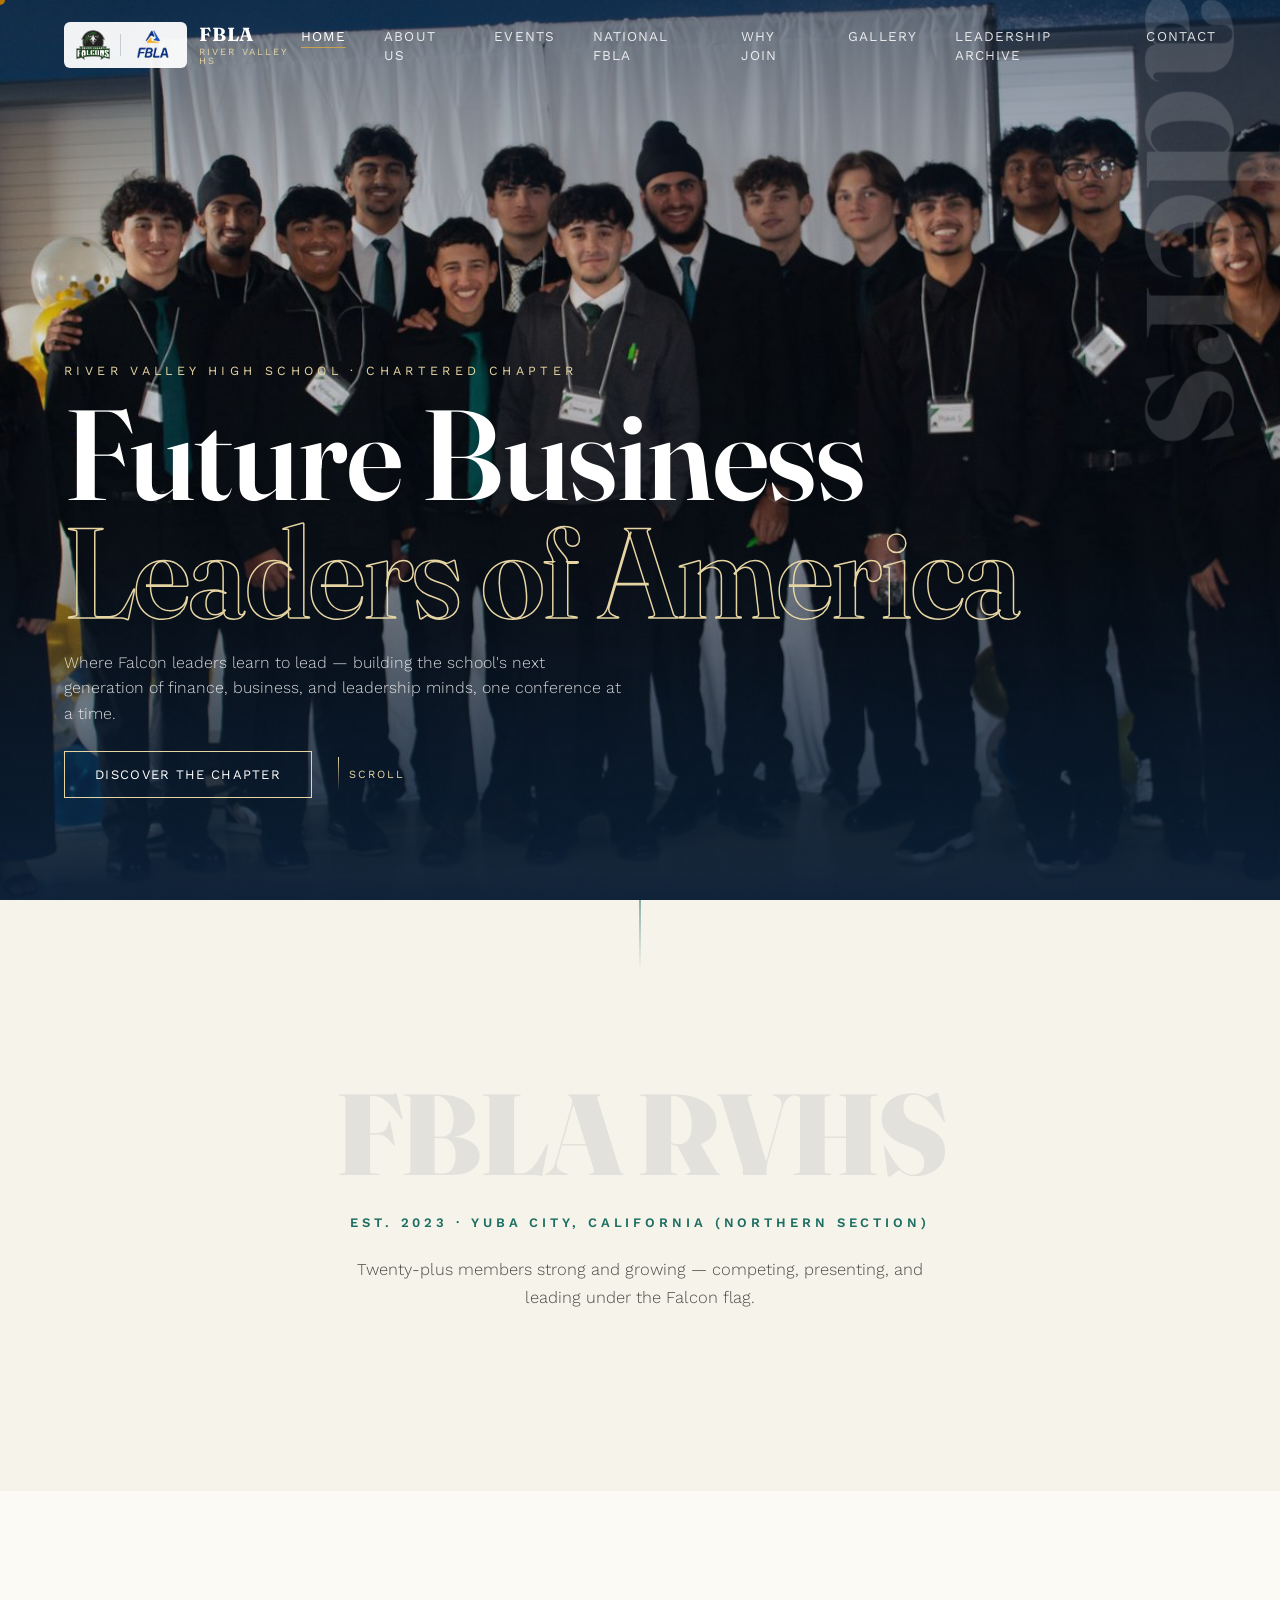
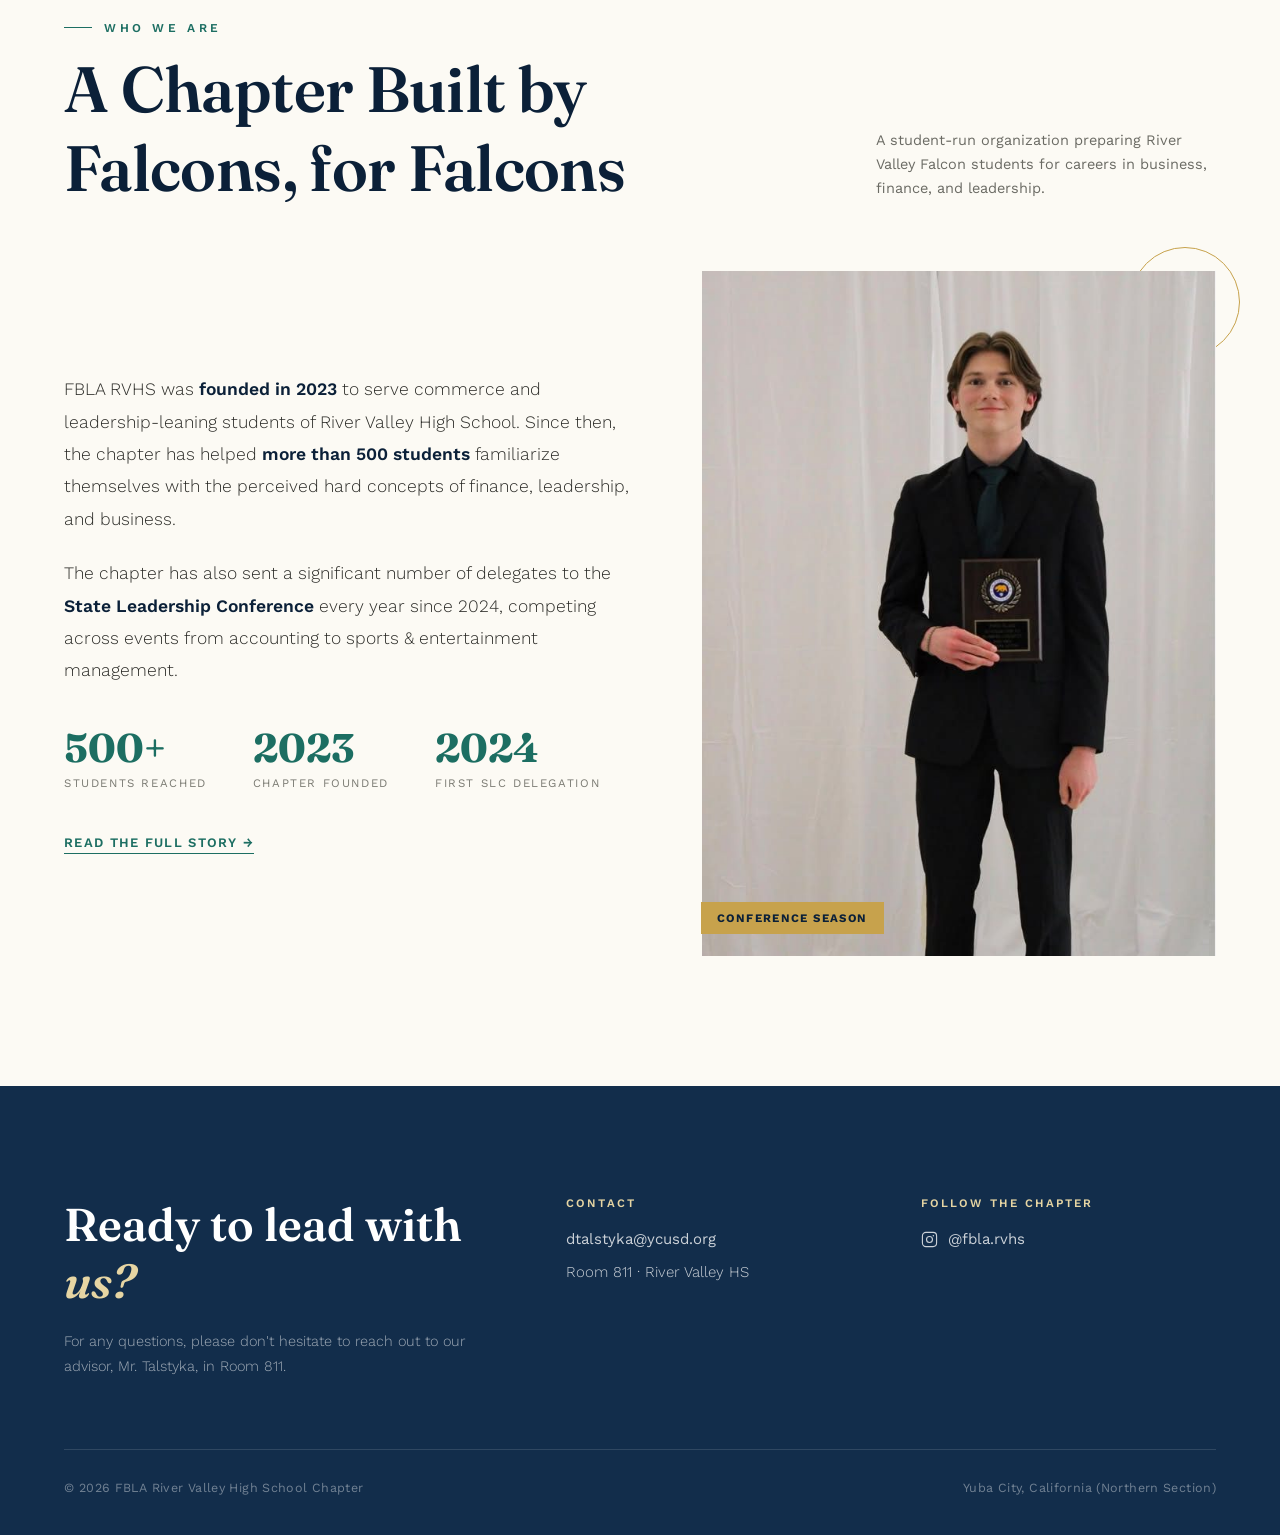
<file: index.html>
<!DOCTYPE html>
<html lang="en">
<head>
<meta charset="UTF-8">
<meta name="viewport" content="width=device-width, initial-scale=1.0">
<title>FBLA — River Valley High School</title>
<link rel="preconnect" href="https://fonts.googleapis.com">
<link rel="preconnect" href="https://fonts.gstatic.com" crossorigin>
<link href="https://fonts.googleapis.com/css2?family=Fraunces:opsz,wght@9..144,300;9..144,500;9..144,600;9..144,700;9..144,900&family=Work+Sans:wght@300;400;500;600;700&display=swap" rel="stylesheet">
<link rel="icon" type="image/x-icon" href="images/favicon.ico">
<link rel="icon" type="image/png" sizes="32x32" href="images/favicon-32.png">
<link rel="apple-touch-icon" href="images/apple-touch-icon.png">
<link rel="stylesheet" href="styles.css">
</head>
<body>

<div class="cursor-dot" id="cursorDot"></div>
<div class="progress" id="progressBar"></div>

<!-- NAV -->
<nav class="site-nav" id="siteNav">
  <a href="index.html" class="brand">
    <div class="brand-logos">
      <img src="images/logo_rvhs.png" alt="River Valley Falcons logo">
      <div class="div-dot"></div>
      <img src="images/logo_fbla.png" alt="FBLA official logo">
    </div>
    <div class="brand-text">
      <span class="b1">FBLA</span>
      <span class="b2">River Valley HS</span>
    </div>
  </a>
  <div class="nav-toggle" id="navToggle"><span></span><span></span><span></span></div>
  <ul class="nav-links" id="navLinks">
    <li><a href="index.html" class="nav-link">Home</a></li>
    <li><a href="about.html" class="nav-link">About Us</a></li>
    <li><a href="events.html" class="nav-link">Events</a></li>
    <li><a href="national.html" class="nav-link">National FBLA</a></li>
    <li><a href="why-join.html" class="nav-link">Why Join</a></li>
    <li><a href="gallery.html" class="nav-link">Gallery</a></li>
    <li><a href="leadership.html" class="nav-link">Leadership Archive</a></li>
    <li><a href="index.html#contact" class="nav-link">Contact</a></li>
  </ul>
</nav>

<!-- HERO -->
<header class="hero" id="home">
  <div class="hero-media" id="heroMedia">
    <img src="images/hero.jpg" alt="FBLA RVHS chapter members at a leadership conference">
  </div>
  <div class="hero-scrim"></div>
  <div class="hero-watermark">Future Business Leaders</div>
  <div class="hero-inner">
    <span class="hero-eyebrow">River Valley High School · Chartered Chapter</span>
    <h1 class="hero-title">
      <span class="line"><span>Future Business</span></span>
      <span class="line"><span>Leaders of America</span></span>
    </h1>
    <p class="hero-sub">Where Falcon leaders learn to lead — building the school's next generation of finance, business, and leadership minds, one conference at a time.</p>
    <div class="hero-meta">
      <a href="about.html" class="mbtn"><span>Discover the Chapter</span></a>
      <div class="scroll-cue"><div class="line-anim"></div>Scroll</div>
    </div>
  </div>
</header>

<!-- REVEAL BAND -->
<section class="reveal-band" id="revealBand">
  <h2 class="reveal-word" id="revealWord">FBLA&nbsp;RVHS</h2>
  <p class="reveal-tag">Est. 2023 · Yuba City, California (Northern Section)</p>
  <p class="reveal-desc">Twenty-plus members strong and growing — competing, presenting, and leading under the Falcon flag.</p>
</section>

<!-- SHORT INTRO + BRIEF HISTORY -->
<section class="about section-pad" id="intro">
  <div class="section-head fx">
    <div>
      <div class="eyebrow">Who We Are</div>
      <h2 class="section-title">A Chapter Built by Falcons, for Falcons</h2>
    </div>
    <p class="section-note">A student-run organization preparing River Valley Falcon students for careers in business, finance, and leadership.</p>
  </div>

  <div class="about-grid">
    <div class="about-copy fx">
      <p>FBLA RVHS was <strong>founded in 2023</strong> to serve commerce and leadership&#8209;leaning students of River Valley High School. Since then, the chapter has helped <strong>more than 500 students</strong> familiarize themselves with the perceived hard concepts of finance, leadership, and business.</p>
      <p>The chapter has also sent a significant number of delegates to the <strong>State Leadership Conference</strong> every year since 2024, competing across events from accounting to sports &amp; entertainment management.</p>

      <div class="stat-row">
        <div class="stat"><b>500+</b><span>Students Reached</span></div>
        <div class="stat"><b>2023</b><span>Chapter Founded</span></div>
        <div class="stat"><b>2024</b><span>First SLC Delegation</span></div>
      </div>

      <div class="preview-row">
        <a href="about.html" class="preview-link">Read the Full Story →</a>
      </div>
    </div>

    <div class="about-photo fx">
      <div class="ring"></div>
      <div class="frame">
        <img src="images/FBLA2.jpg" alt="FBLA RVHS member holding a competitive event award">
      </div>
      <div class="tag">Conference Season</div>
    </div>
  </div>
</section>

<!-- FOOTER / CONTACT -->
<footer class="footer" id="contact">
  <div class="footer-top">
    <div>
      <h3 class="footer-title">Ready to lead with <span class="accent">us?</span></h3>
      <p>For any questions, please don't hesitate to reach out to our advisor, Mr. Talstyka, in Room 811.</p>
    </div>
    <div class="footer-col">
      <h4>Contact</h4>
      <a href="mailto:dtalstyka@ycusd.org">dtalstyka@ycusd.org</a>
      <p>Room 811 · River Valley HS</p>
    </div>
    <div class="footer-col">
      <h4>Follow the Chapter</h4>
      <a class="ig" href="https://www.instagram.com/fbla.rvhs/" target="_blank" rel="noopener">
        <svg width="17" height="17" viewBox="0 0 24 24" fill="none" xmlns="http://www.w3.org/2000/svg"><rect x="2" y="2" width="20" height="20" rx="5" stroke="currentColor" stroke-width="1.6"/><circle cx="12" cy="12" r="4.2" stroke="currentColor" stroke-width="1.6"/><circle cx="17.4" cy="6.6" r="1.1" fill="currentColor"/></svg>
        @fbla.rvhs
      </a>
    </div>
  </div>
  <div class="footer-bottom">
    <span>© <span id="year"></span> FBLA River Valley High School Chapter</span>
    <span>Yuba City, California (Northern Section)</span>
  </div>
</footer>

<script src="script.js"></script>
</body>
</html>
</file>
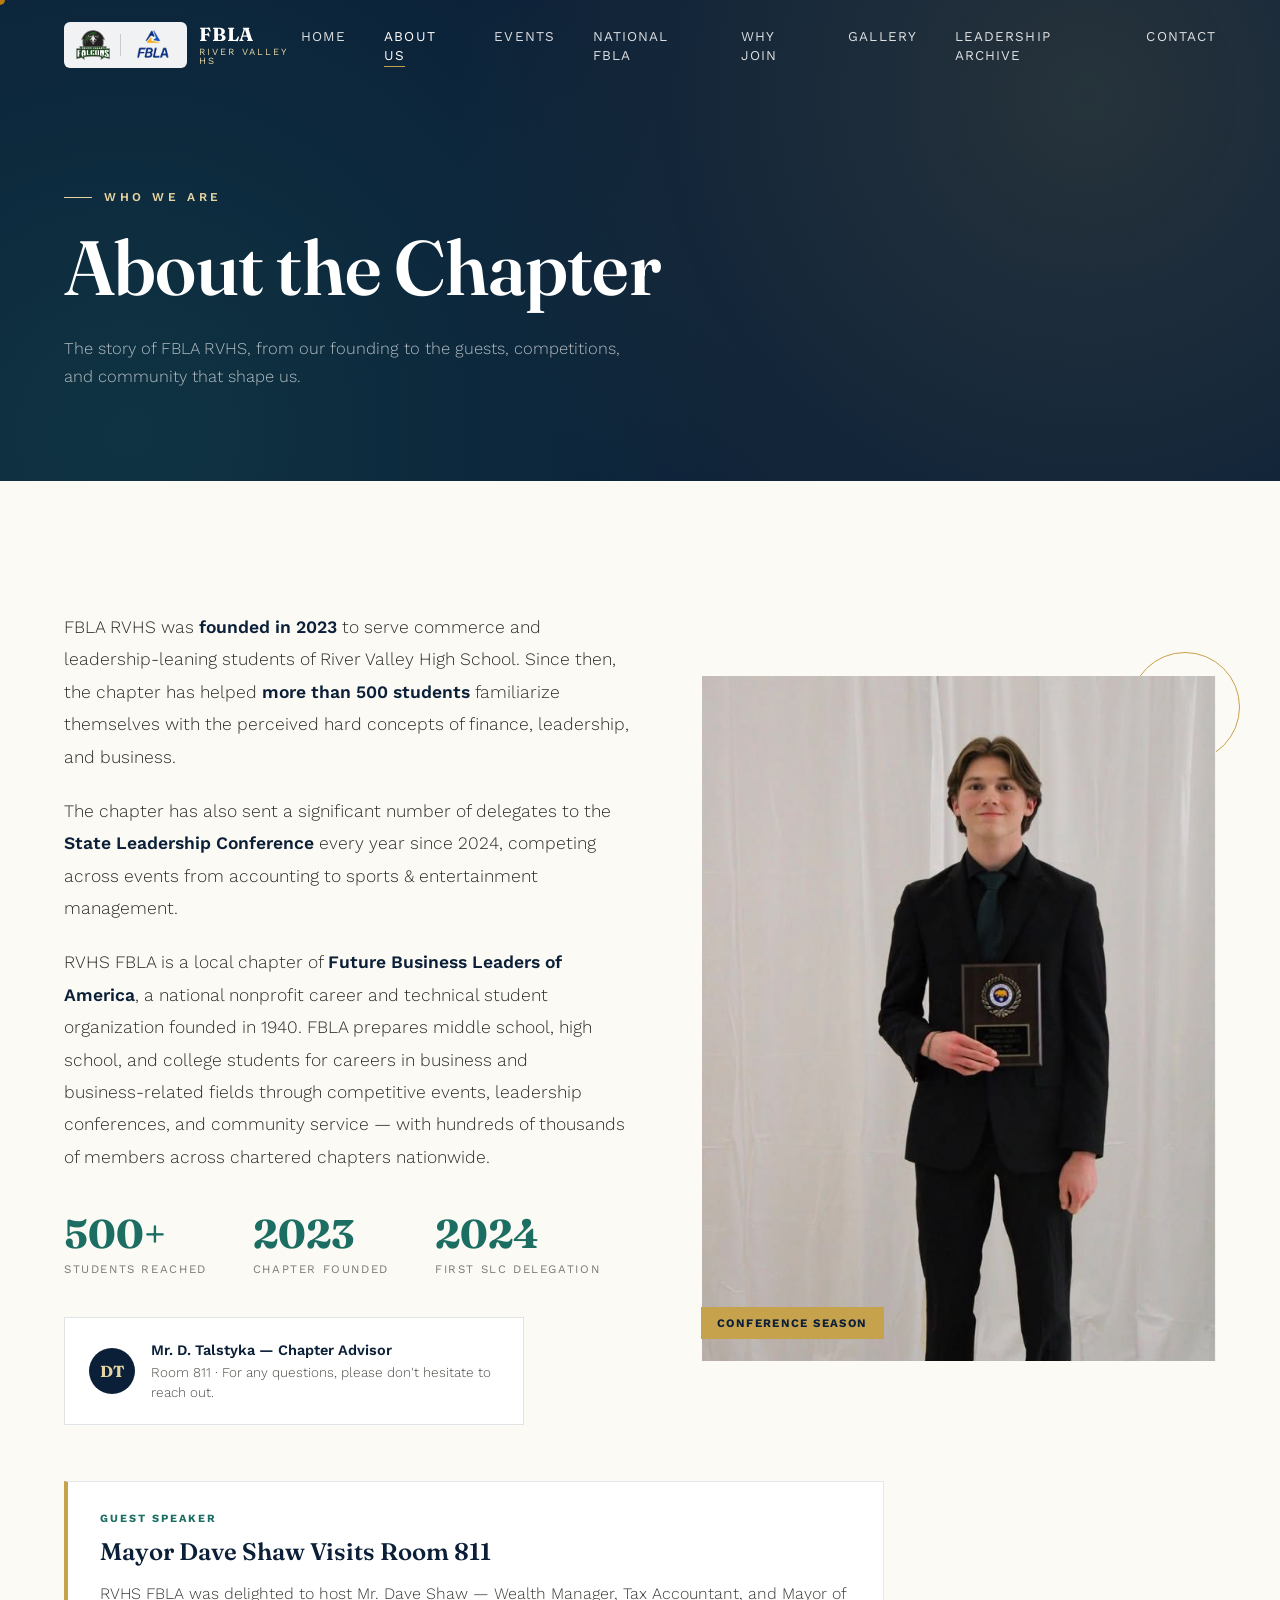
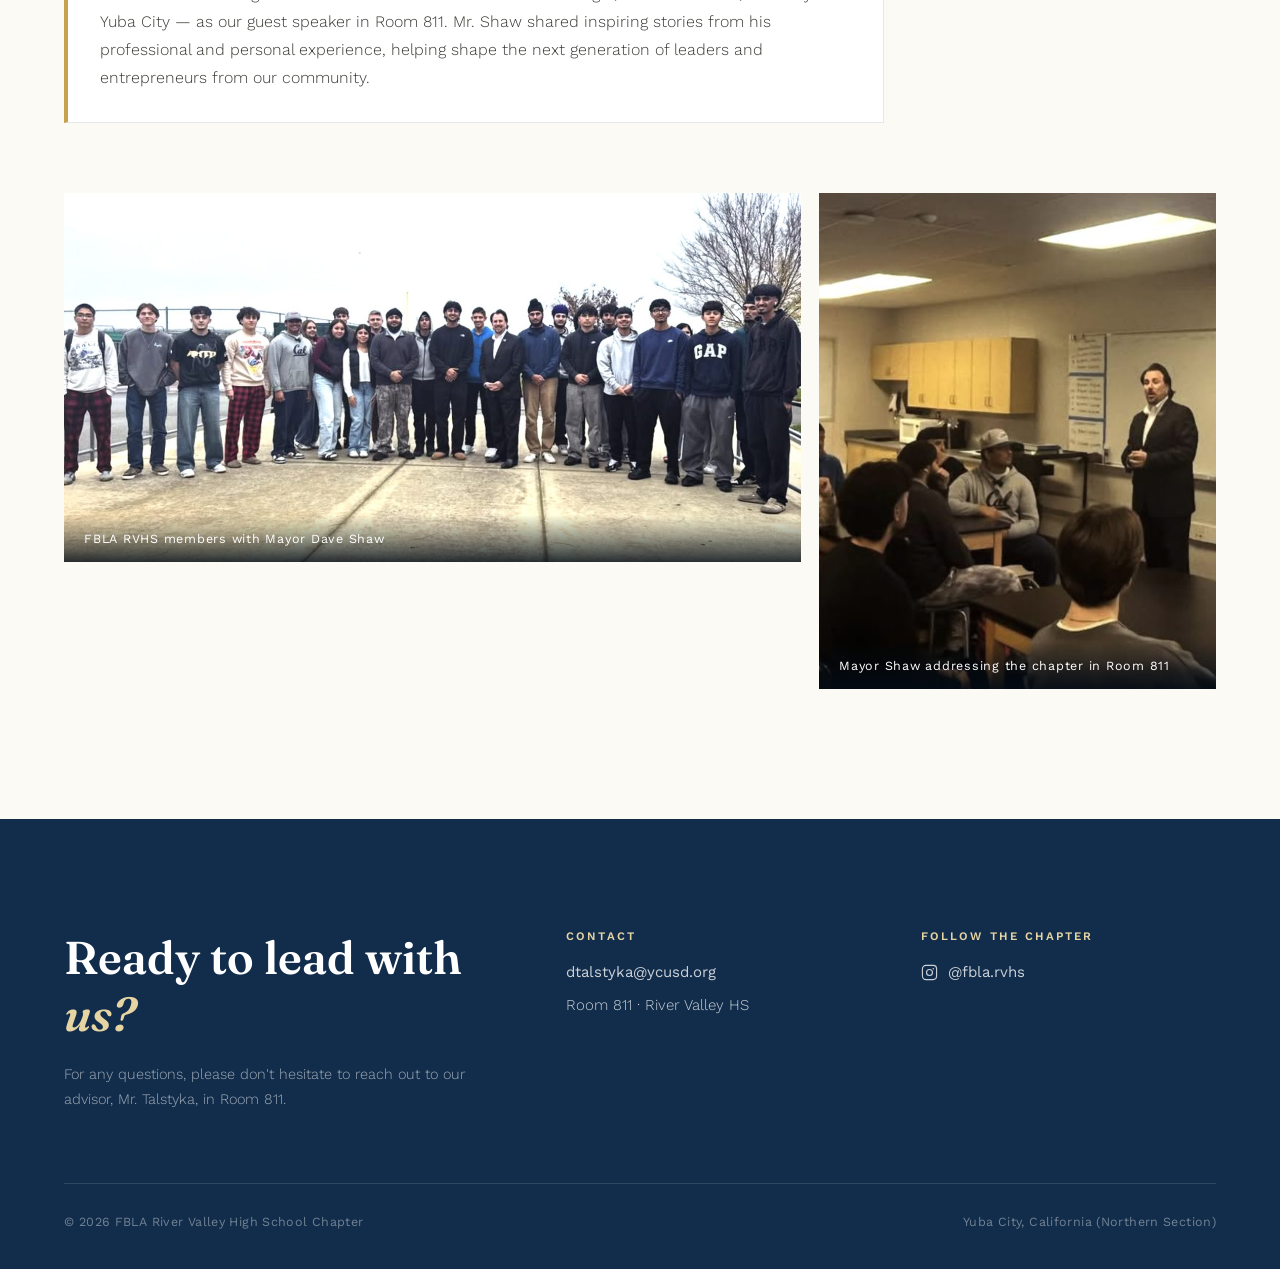
<file: about.html>
<!DOCTYPE html>
<html lang="en">
<head>
<meta charset="UTF-8">
<meta name="viewport" content="width=device-width, initial-scale=1.0">
<title>About Us — FBLA River Valley High School</title>
<link rel="preconnect" href="https://fonts.googleapis.com">
<link rel="preconnect" href="https://fonts.gstatic.com" crossorigin>
<link href="https://fonts.googleapis.com/css2?family=Fraunces:opsz,wght@9..144,300;9..144,500;9..144,600;9..144,700;9..144,900&family=Work+Sans:wght@300;400;500;600;700&display=swap" rel="stylesheet">
<link rel="icon" type="image/x-icon" href="images/favicon.ico">
<link rel="icon" type="image/png" sizes="32x32" href="images/favicon-32.png">
<link rel="apple-touch-icon" href="images/apple-touch-icon.png">
<link rel="stylesheet" href="styles.css">
</head>
<body>

<div class="cursor-dot" id="cursorDot"></div>
<div class="progress" id="progressBar"></div>

<nav class="site-nav" id="siteNav">
  <a href="index.html" class="brand">
    <div class="brand-logos">
      <img src="images/logo_rvhs.png" alt="River Valley Falcons logo">
      <div class="div-dot"></div>
      <img src="images/logo_fbla.png" alt="FBLA official logo">
    </div>
    <div class="brand-text">
      <span class="b1">FBLA</span>
      <span class="b2">River Valley HS</span>
    </div>
  </a>
  <div class="nav-toggle" id="navToggle"><span></span><span></span><span></span></div>
  <ul class="nav-links" id="navLinks">
    <li><a href="index.html" class="nav-link">Home</a></li>
    <li><a href="about.html" class="nav-link">About Us</a></li>
    <li><a href="events.html" class="nav-link">Events</a></li>
    <li><a href="national.html" class="nav-link">National FBLA</a></li>
    <li><a href="why-join.html" class="nav-link">Why Join</a></li>
    <li><a href="gallery.html" class="nav-link">Gallery</a></li>
    <li><a href="leadership.html" class="nav-link">Leadership Archive</a></li>
    <li><a href="index.html#contact" class="nav-link">Contact</a></li>
  </ul>
</nav>

<section class="page-hero">
  <div class="page-hero-inner">
    <div class="eyebrow">Who We Are</div>
    <h1>About the Chapter</h1>
    <p>The story of FBLA RVHS, from our founding to the guests, competitions, and community that shape us.</p>
  </div>
</section>

<section class="about section-pad">
  <div class="about-grid">
    <div class="about-copy fx">
      <p>FBLA RVHS was <strong>founded in 2023</strong> to serve commerce and leadership&#8209;leaning students of River Valley High School. Since then, the chapter has helped <strong>more than 500 students</strong> familiarize themselves with the perceived hard concepts of finance, leadership, and business.</p>
      <p>The chapter has also sent a significant number of delegates to the <strong>State Leadership Conference</strong> every year since 2024, competing across events from accounting to sports &amp; entertainment management.</p>
      <p>RVHS FBLA is a local chapter of <strong>Future Business Leaders of America</strong>, a national nonprofit career and technical student organization founded in 1940. FBLA prepares middle school, high school, and college students for careers in business and business&#8209;related fields through competitive events, leadership conferences, and community service — with hundreds of thousands of members across chartered chapters nationwide.</p>

      <div class="stat-row">
        <div class="stat"><b>500+</b><span>Students Reached</span></div>
        <div class="stat"><b>2023</b><span>Chapter Founded</span></div>
        <div class="stat"><b>2024</b><span>First SLC Delegation</span></div>
      </div>

      <div class="advisor-card">
        <div class="advisor-avatar">DT</div>
        <div class="advisor-meta">
          <p class="name">Mr. D. Talstyka — Chapter Advisor</p>
          <p>Room 811 · For any questions, please don't hesitate to reach out.</p>
        </div>
      </div>
    </div>

    <div class="about-photo fx">
      <div class="ring"></div>
      <div class="frame">
        <img src="images/FBLA2.jpg" alt="FBLA RVHS member holding a competitive event award">
      </div>
      <div class="tag">Conference Season</div>
    </div>
  </div>

  <!-- MAYOR VISIT -->
  <div class="guest-card fx">
    <div class="role">Guest Speaker</div>
    <h3>Mayor Dave Shaw Visits Room 811</h3>
    <p>RVHS FBLA was delighted to host Mr. Dave Shaw — Wealth Manager, Tax Accountant, and Mayor of Yuba City — as our guest speaker in Room 811. Mr. Shaw shared inspiring stories from his professional and personal experience, helping shape the next generation of leaders and entrepreneurs from our community.</p>
  </div>

  <div class="dual-photo fx">
    <div class="frame wide">
      <img src="images/about_mayor_group.jpg" alt="FBLA RVHS members with Mayor Dave Shaw outside River Valley High School">
      <div class="cap">FBLA RVHS members with Mayor Dave Shaw</div>
    </div>
    <div class="frame tall">
      <img src="images/mayor_speaking.jpg" alt="Mayor Dave Shaw speaking to FBLA RVHS members in Room 811">
      <div class="cap">Mayor Shaw addressing the chapter in Room 811</div>
    </div>
  </div>
</section>

<footer class="footer" id="contact">
  <div class="footer-top">
    <div>
      <h3 class="footer-title">Ready to lead with <span class="accent">us?</span></h3>
      <p>For any questions, please don't hesitate to reach out to our advisor, Mr. Talstyka, in Room 811.</p>
    </div>
    <div class="footer-col">
      <h4>Contact</h4>
      <a href="mailto:dtalstyka@ycusd.org">dtalstyka@ycusd.org</a>
      <p>Room 811 · River Valley HS</p>
    </div>
    <div class="footer-col">
      <h4>Follow the Chapter</h4>
      <a class="ig" href="https://www.instagram.com/fbla.rvhs/" target="_blank" rel="noopener">
        <svg width="17" height="17" viewBox="0 0 24 24" fill="none" xmlns="http://www.w3.org/2000/svg"><rect x="2" y="2" width="20" height="20" rx="5" stroke="currentColor" stroke-width="1.6"/><circle cx="12" cy="12" r="4.2" stroke="currentColor" stroke-width="1.6"/><circle cx="17.4" cy="6.6" r="1.1" fill="currentColor"/></svg>
        @fbla.rvhs
      </a>
    </div>
  </div>
  <div class="footer-bottom">
    <span>© <span id="year"></span> FBLA River Valley High School Chapter</span>
    <span>Yuba City, California (Northern Section)</span>
  </div>
</footer>

<script src="script.js"></script>
</body>
</html>
</file>
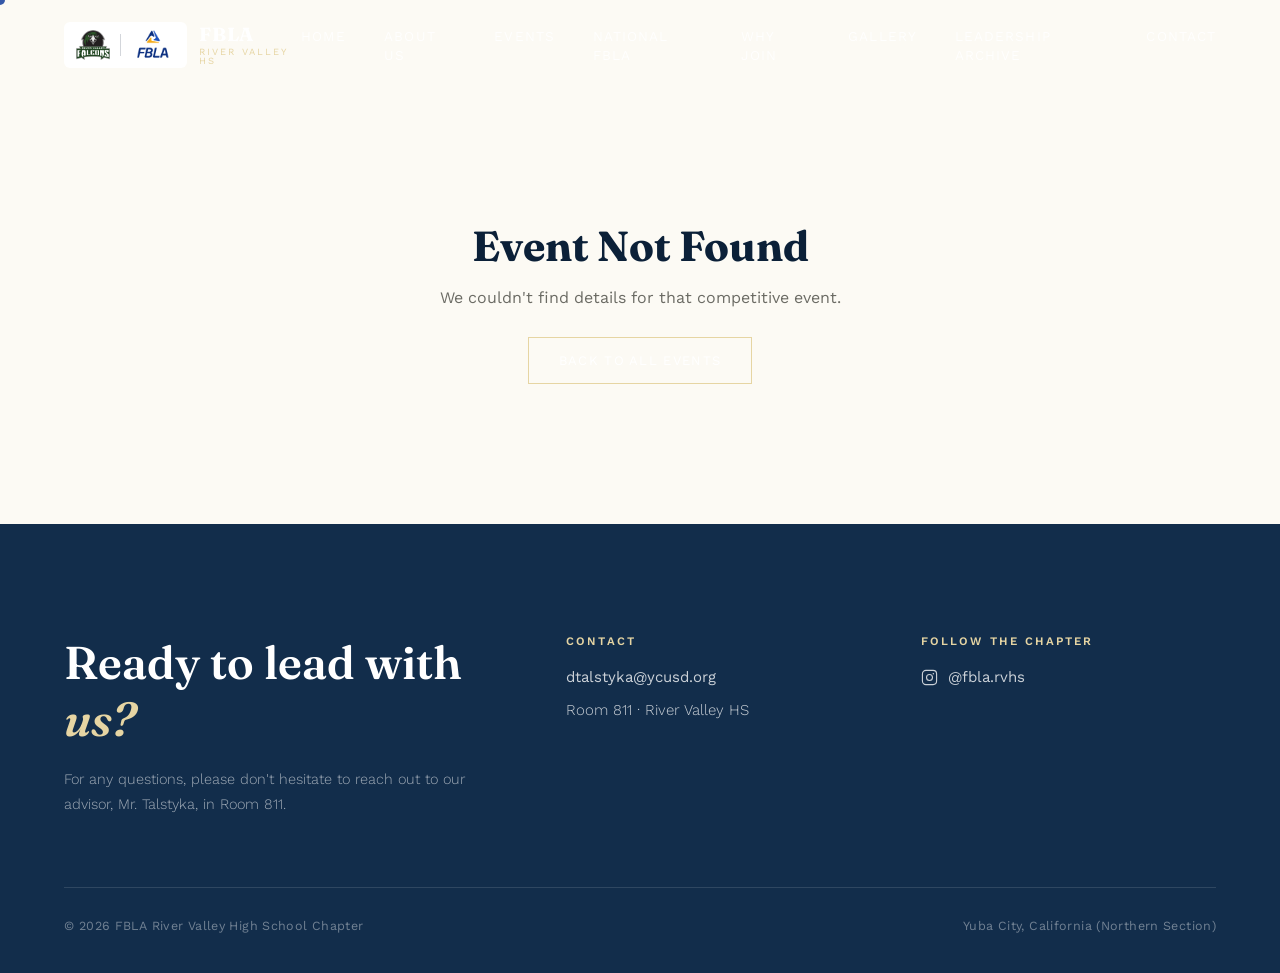
<file: event-detail.html>
<!DOCTYPE html>
<html lang="en">
<head>
<meta charset="UTF-8">
<meta name="viewport" content="width=device-width, initial-scale=1.0">
<title>Event Details — FBLA River Valley High School</title>
<link rel="preconnect" href="https://fonts.googleapis.com">
<link rel="preconnect" href="https://fonts.gstatic.com" crossorigin>
<link href="https://fonts.googleapis.com/css2?family=Fraunces:opsz,wght@9..144,300;9..144,500;9..144,600;9..144,700;9..144,900&family=Work+Sans:wght@300;400;500;600;700&display=swap" rel="stylesheet">
<link rel="icon" type="image/x-icon" href="images/favicon.ico">
<link rel="icon" type="image/png" sizes="32x32" href="images/favicon-32.png">
<link rel="apple-touch-icon" href="images/apple-touch-icon.png">
<link rel="stylesheet" href="styles.css">
<style>
.event-hero{
  padding:180px 5vw 60px;
  background:var(--navy);
  position:relative;
  overflow:hidden;
}
.event-hero::before{
  content:'';
  position:absolute;inset:0;
  background:radial-gradient(circle at 85% 15%, rgba(199,162,76,.16), transparent 55%);
}
.event-hero-inner{position:relative;z-index:1;}
.event-crumb{
  color:rgba(255,255,255,.55);
  font-size:12.5px;
  letter-spacing:.06em;
  margin-bottom:18px;
}
.event-crumb a{color:var(--gold-soft);text-decoration:underline;}
.event-tags{display:flex;gap:10px;flex-wrap:wrap;margin-bottom:20px;}
.event-tag{
  padding:6px 14px;
  border:1px solid rgba(255,255,255,.3);
  color:#fff;
  font-size:11.5px;
  letter-spacing:.1em;
  text-transform:uppercase;
  font-weight:600;
}
.event-tag.gold{background:var(--gold);border-color:var(--gold);color:var(--navy);}
.event-hero h1{
  color:#fff;
  font-size:clamp(32px,5.5vw,60px);
  font-weight:600;
  max-width:800px;
  letter-spacing:-.01em;
}
.event-body{
  max-width:820px;
  margin:0 auto;
  padding:70px 5vw 120px;
}
.event-lead{
  font-size:19px;
  line-height:1.8;
  color:#2c2c28;
  font-weight:300;
  margin-bottom:40px;
}
.event-section{margin-bottom:44px;}
.event-section h3{
  font-family:'Fraunces',serif;
  font-size:22px;
  font-weight:600;
  color:var(--navy);
  margin-bottom:14px;
}
.event-section p{
  font-size:16px;
  line-height:1.8;
  color:#3a3a35;
  font-weight:300;
}
.event-cta{
  display:flex;
  flex-wrap:wrap;
  gap:14px;
  margin-top:50px;
  padding-top:40px;
  border-top:1px solid rgba(11,32,56,.12);
}
.event-cta a.mbtn{border-color:var(--navy);color:var(--navy);}
.event-cta a.mbtn::before{background:var(--navy);}
.event-cta a.mbtn:hover span{color:#fff;}
.event-cta a.secondary{
  display:inline-flex;
  align-items:center;
  gap:8px;
  font-size:13px;
  letter-spacing:.08em;
  text-transform:uppercase;
  color:var(--teal);
  padding:15px 4px;
  font-weight:600;
}
.not-found{padding:220px 5vw 140px;text-align:center;}
.not-found h1{font-family:'Fraunces',serif;font-size:42px;color:var(--navy);margin-bottom:16px;}
.not-found p{color:#6b6b64;margin-bottom:30px;}
</style>
</head>
<body>

<div class="cursor-dot" id="cursorDot"></div>
<div class="progress" id="progressBar"></div>

<nav class="site-nav" id="siteNav">
  <a href="index.html" class="brand">
    <div class="brand-logos">
      <img src="images/logo_rvhs.png" alt="River Valley Falcons logo">
      <div class="div-dot"></div>
      <img src="images/logo_fbla.png" alt="FBLA official logo">
    </div>
    <div class="brand-text">
      <span class="b1">FBLA</span>
      <span class="b2">River Valley HS</span>
    </div>
  </a>
  <div class="nav-toggle" id="navToggle"><span></span><span></span><span></span></div>
  <ul class="nav-links" id="navLinks">
    <li><a href="index.html" class="nav-link">Home</a></li>
    <li><a href="about.html" class="nav-link">About Us</a></li>
    <li><a href="events.html" class="nav-link">Events</a></li>
    <li><a href="national.html" class="nav-link">National FBLA</a></li>
    <li><a href="why-join.html" class="nav-link">Why Join</a></li>
    <li><a href="gallery.html" class="nav-link">Gallery</a></li>
    <li><a href="leadership.html" class="nav-link">Leadership Archive</a></li>
    <li><a href="index.html#contact" class="nav-link">Contact</a></li>
  </ul>
</nav>

<div id="eventContent"></div>

<footer class="footer" id="contact">
  <div class="footer-top">
    <div>
      <h3 class="footer-title">Ready to lead with <span class="accent">us?</span></h3>
      <p>For any questions, please don't hesitate to reach out to our advisor, Mr. Talstyka, in Room 811.</p>
    </div>
    <div class="footer-col">
      <h4>Contact</h4>
      <a href="mailto:dtalstyka@ycusd.org">dtalstyka@ycusd.org</a>
      <p>Room 811 · River Valley HS</p>
    </div>
    <div class="footer-col">
      <h4>Follow the Chapter</h4>
      <a class="ig" href="https://www.instagram.com/fbla.rvhs/" target="_blank" rel="noopener">
        <svg width="17" height="17" viewBox="0 0 24 24" fill="none" xmlns="http://www.w3.org/2000/svg"><rect x="2" y="2" width="20" height="20" rx="5" stroke="currentColor" stroke-width="1.6"/><circle cx="12" cy="12" r="4.2" stroke="currentColor" stroke-width="1.6"/><circle cx="17.4" cy="6.6" r="1.1" fill="currentColor"/></svg>
        @fbla.rvhs
      </a>
    </div>
  </div>
  <div class="footer-bottom">
    <span>© <span id="year"></span> FBLA River Valley High School Chapter</span>
    <span>Yuba City, California (Northern Section)</span>
  </div>
</footer>

<script src="events-data.js"></script>
<script>
(function(){
  const params = new URLSearchParams(location.search);
  const slug = params.get('event');
  const container = document.getElementById('eventContent');
  const ev = EVENTS.find(e => e.slug === slug);

  if (!ev) {
    container.innerHTML = `
      <div class="not-found">
        <h1>Event Not Found</h1>
        <p>We couldn't find details for that competitive event.</p>
        <a href="events.html" class="mbtn"><span>Back to All Events</span></a>
      </div>`;
  } else {
    const fmt = FORMAT_INFO[ev.type] || {label: ev.type, blurb: ""};
    container.innerHTML = `
      <section class="event-hero">
        <div class="event-hero-inner">
          <div class="event-crumb"><a href="events.html">Events</a> / ${ev.level} / ${fmt.label}</div>
          <div class="event-tags">
            <span class="event-tag">${ev.level}</span>
            <span class="event-tag">${fmt.label}</span>
            ${ev.grades ? `<span class="event-tag">${ev.grades}</span>` : ""}
            ${ev.chapterEvent ? `<span class="event-tag gold">RVHS Has Competed In This</span>` : ""}
          </div>
          <h1>${ev.name}</h1>
        </div>
      </section>
      <div class="event-body">
        <p class="event-lead">${ev.desc}</p>

        <div class="event-section">
          <h3>Event Format</h3>
          <p>${fmt.blurb}</p>
        </div>

        <div class="event-section">
          <h3>Who It's For</h3>
          <p>This is a ${ev.level} level event${ev.grades ? ` open only to ${ev.grades}` : ""}. Like all FBLA competitive events, you need to be a paid FBLA member in good standing to compete, and most events require registering ahead of the conference through your chapter adviser.</p>
        </div>

        ${ev.chapterEvent ? `
        <div class="event-section">
          <h3>RVHS Chapter History</h3>
          <p>This is one of the events FBLA RVHS has actually placed in at the Northern Section level — see the <a href="gallery.html" style="color:var(--teal);text-decoration:underline;">photo gallery</a> for our delegates competing.</p>
        </div>` : ""}

        <div class="event-cta">
          <a href="${ev.pdf}" target="_blank" rel="noopener" class="mbtn"><span>Official Guidelines (PDF)</span></a>
          <a href="events.html" class="secondary">← Back to All Events</a>
        </div>
      </div>
    `;
  }
})();
</script>
<script src="script.js"></script>
</body>
</html>
</file>
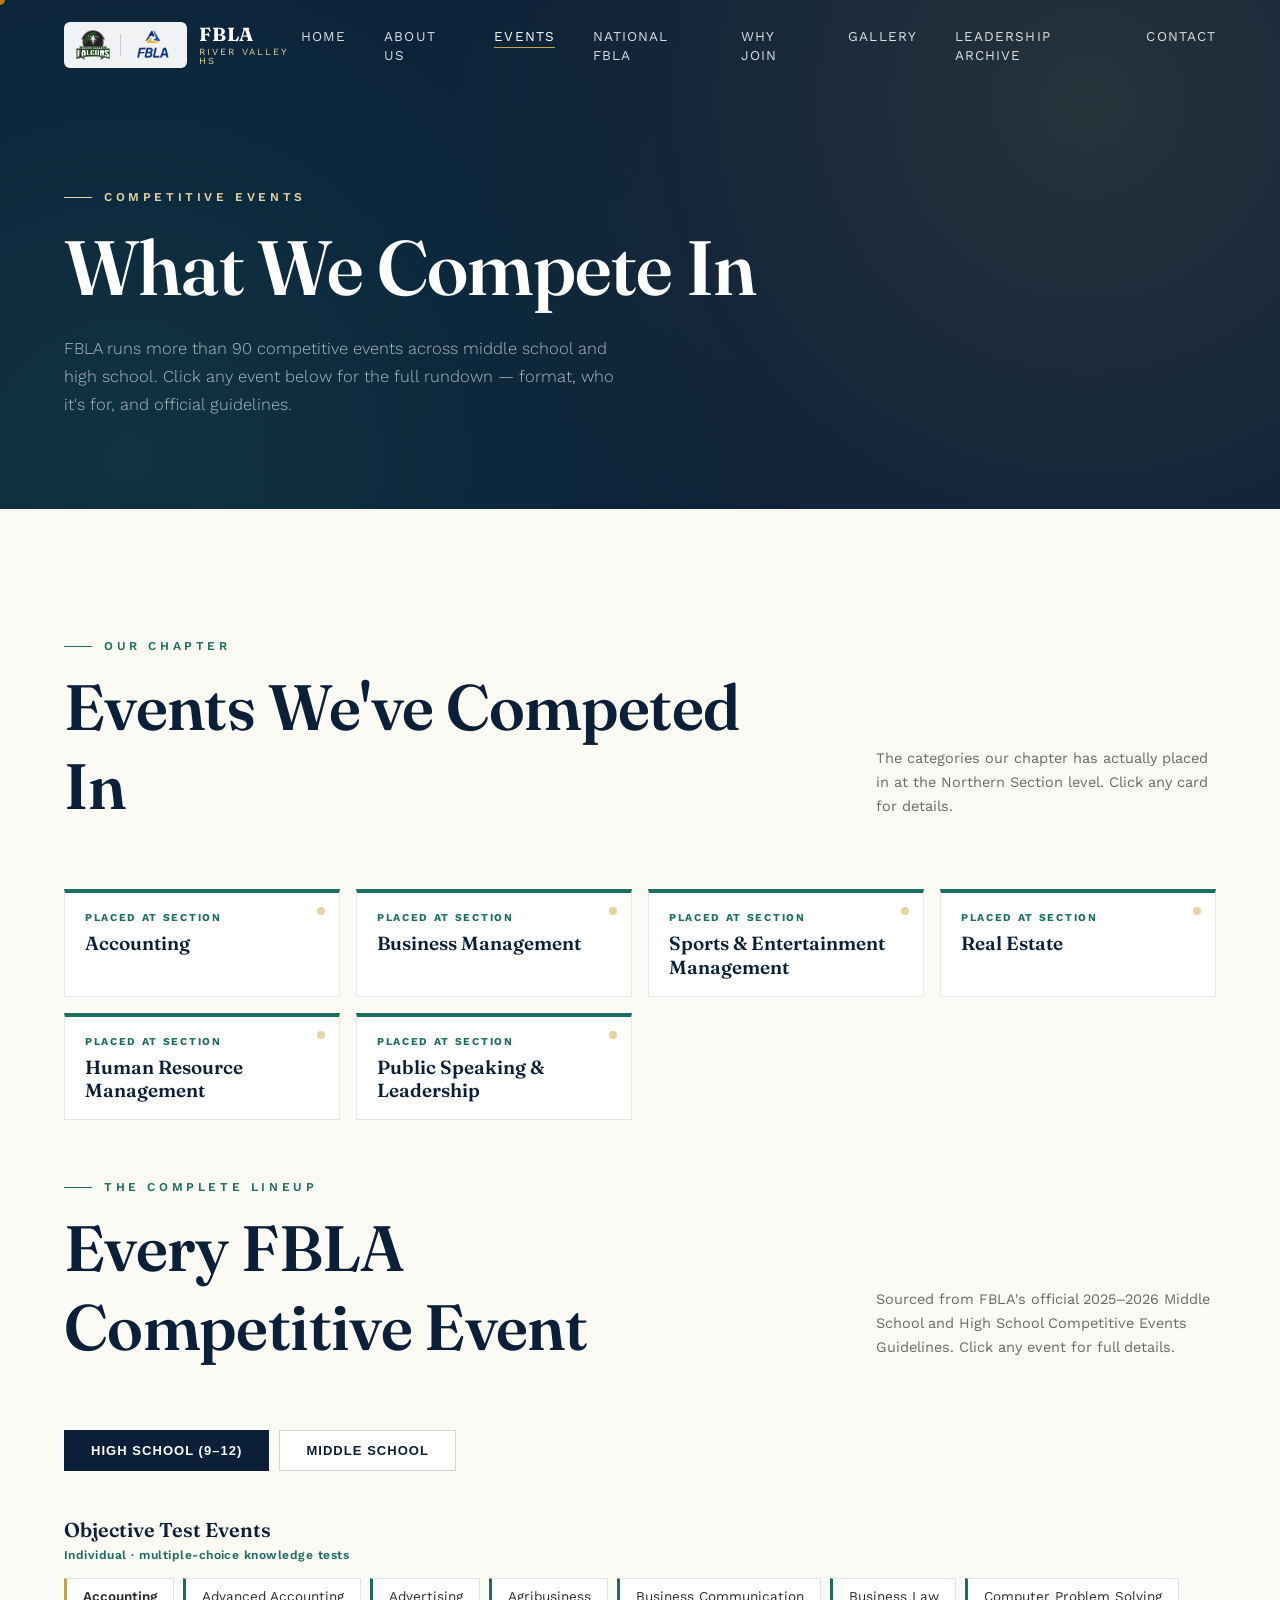
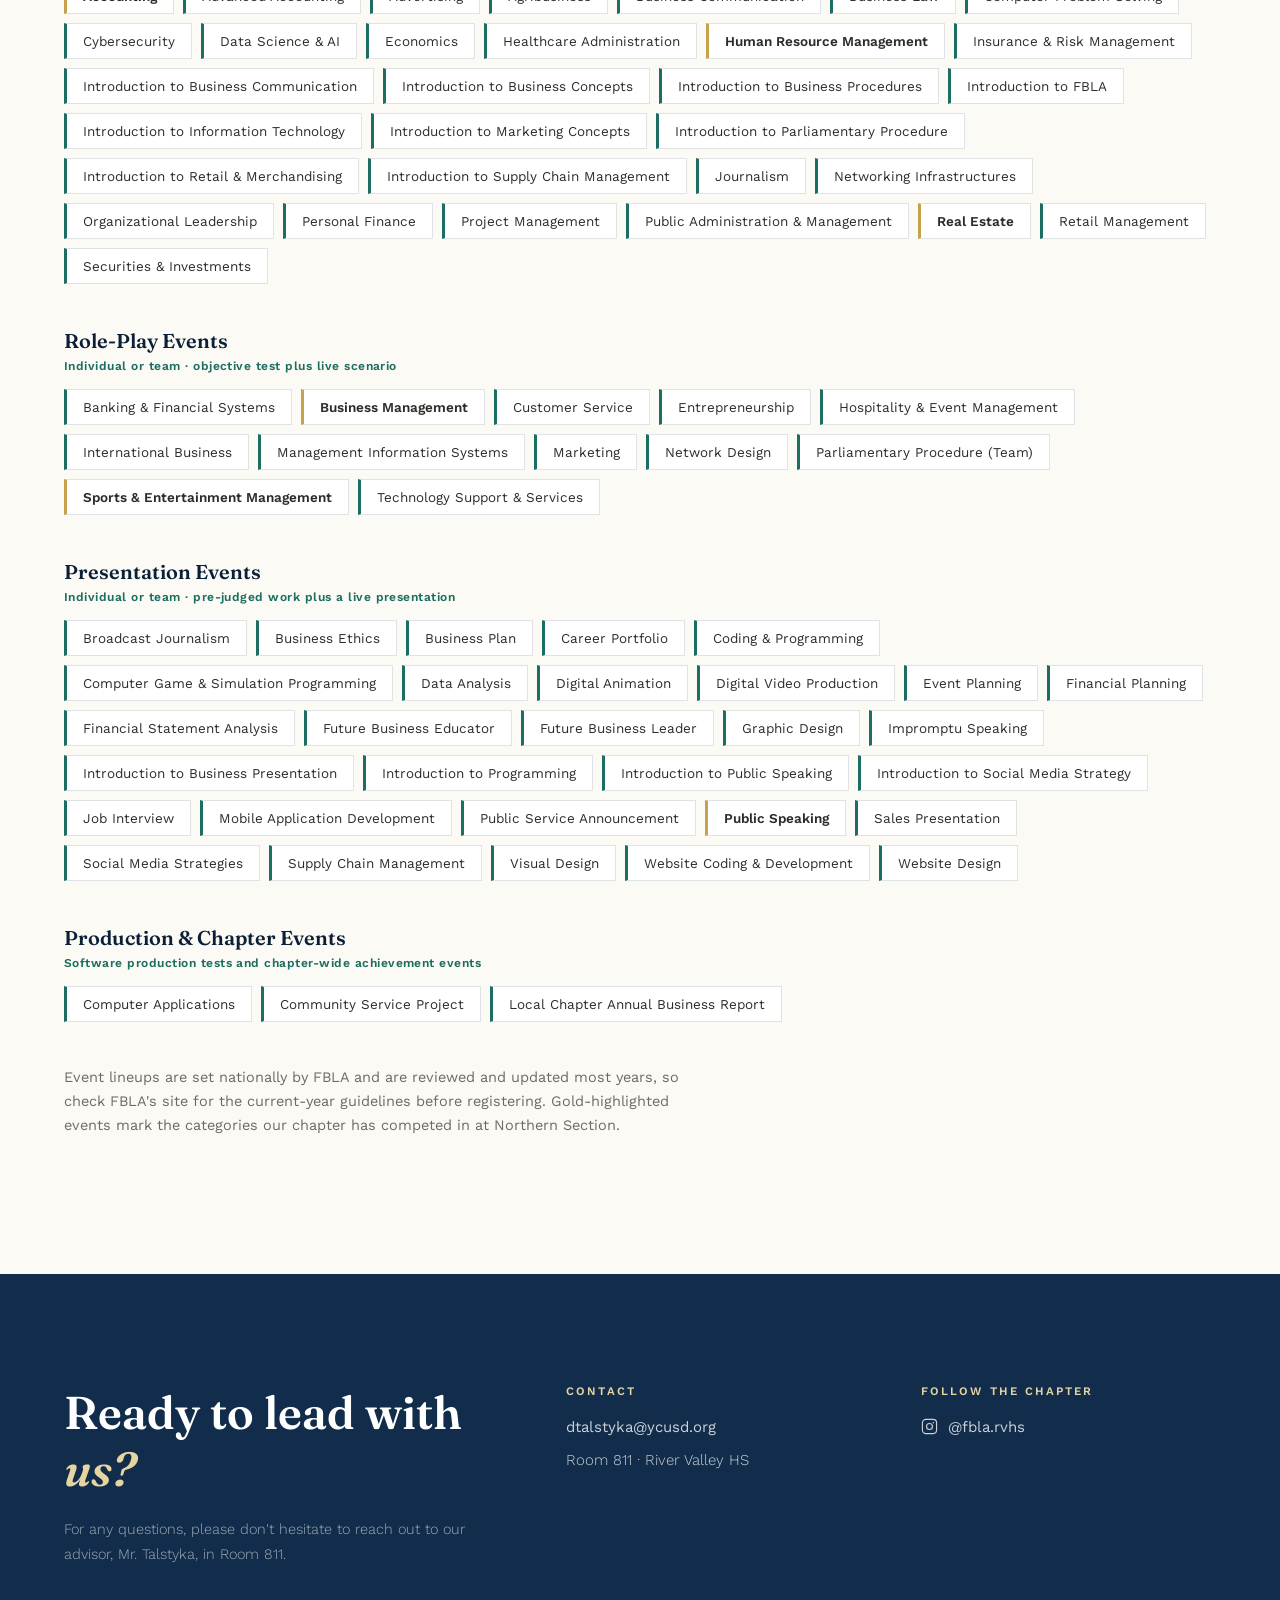
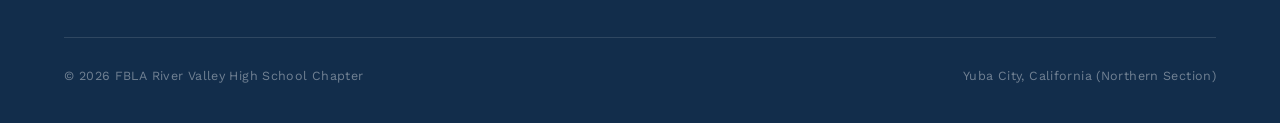
<file: events.html>
<!DOCTYPE html>
<html lang="en">
<head>
<meta charset="UTF-8">
<meta name="viewport" content="width=device-width, initial-scale=1.0">
<title>Competitive Events — FBLA River Valley High School</title>
<link rel="preconnect" href="https://fonts.googleapis.com">
<link rel="preconnect" href="https://fonts.gstatic.com" crossorigin>
<link href="https://fonts.googleapis.com/css2?family=Fraunces:opsz,wght@9..144,300;9..144,500;9..144,600;9..144,700;9..144,900&family=Work+Sans:wght@300;400;500;600;700&display=swap" rel="stylesheet">
<link rel="icon" type="image/x-icon" href="images/favicon.ico">
<link rel="icon" type="image/png" sizes="32x32" href="images/favicon-32.png">
<link rel="apple-touch-icon" href="images/apple-touch-icon.png">
<link rel="stylesheet" href="styles.css">
</head>
<body>

<div class="cursor-dot" id="cursorDot"></div>
<div class="progress" id="progressBar"></div>

<nav class="site-nav" id="siteNav">
  <a href="index.html" class="brand">
    <div class="brand-logos">
      <img src="images/logo_rvhs.png" alt="River Valley Falcons logo">
      <div class="div-dot"></div>
      <img src="images/logo_fbla.png" alt="FBLA official logo">
    </div>
    <div class="brand-text">
      <span class="b1">FBLA</span>
      <span class="b2">River Valley HS</span>
    </div>
  </a>
  <div class="nav-toggle" id="navToggle"><span></span><span></span><span></span></div>
  <ul class="nav-links" id="navLinks">
    <li><a href="index.html" class="nav-link">Home</a></li>
    <li><a href="about.html" class="nav-link">About Us</a></li>
    <li><a href="events.html" class="nav-link">Events</a></li>
    <li><a href="national.html" class="nav-link">National FBLA</a></li>
    <li><a href="why-join.html" class="nav-link">Why Join</a></li>
    <li><a href="gallery.html" class="nav-link">Gallery</a></li>
    <li><a href="leadership.html" class="nav-link">Leadership Archive</a></li>
    <li><a href="index.html#contact" class="nav-link">Contact</a></li>
  </ul>
</nav>

<section class="page-hero">
  <div class="page-hero-inner">
    <div class="eyebrow">Competitive Events</div>
    <h1>What We Compete In</h1>
    <p>FBLA runs more than 90 competitive events across middle school and high school. Click any event below for the full rundown — format, who it's for, and official guidelines.</p>
  </div>
</section>

<section class="about section-pad" style="padding-bottom:60px;">
  <div class="section-head fx">
    <div>
      <div class="eyebrow">Our Chapter</div>
      <h2 class="section-title">Events We've Competed In</h2>
    </div>
    <p class="section-note">The categories our chapter has actually placed in at the Northern Section level. Click any card for details.</p>
  </div>
  <div class="badge-grid fx">
    <a class="badge" href="event-detail.html?event=accounting" style="text-decoration:none;"><div class="pin"></div><div class="role">Placed At Section</div><div class="pname">Accounting</div></a>
    <a class="badge" href="event-detail.html?event=business-management" style="text-decoration:none;"><div class="pin"></div><div class="role">Placed At Section</div><div class="pname">Business Management</div></a>
    <a class="badge" href="event-detail.html?event=sports-entertainment-management" style="text-decoration:none;"><div class="pin"></div><div class="role">Placed At Section</div><div class="pname">Sports &amp; Entertainment Management</div></a>
    <a class="badge" href="event-detail.html?event=real-estate" style="text-decoration:none;"><div class="pin"></div><div class="role">Placed At Section</div><div class="pname">Real Estate</div></a>
    <a class="badge" href="event-detail.html?event=human-resource-management" style="text-decoration:none;"><div class="pin"></div><div class="role">Placed At Section</div><div class="pname">Human Resource Management</div></a>
    <a class="badge" href="event-detail.html?event=public-speaking" style="text-decoration:none;"><div class="pin"></div><div class="role">Placed At Section</div><div class="pname">Public Speaking &amp; Leadership</div></a>
  </div>
</section>

<section class="about section-pad" style="padding-top:0;">
  <div class="section-head fx">
    <div>
      <div class="eyebrow">The Complete Lineup</div>
      <h2 class="section-title">Every FBLA Competitive Event</h2>
    </div>
    <p class="section-note">Sourced from FBLA's official 2025–2026 Middle School and High School Competitive Events Guidelines. Click any event for full details.</p>
  </div>

  <div class="tab-row fx">
    <button class="tab-btn active" data-tab="hs-panel">High School (9–12)</button>
    <button class="tab-btn" data-tab="ms-panel">Middle School</button>
  </div>

  <!-- HIGH SCHOOL PANEL -->
  <div class="tab-panel active" id="hs-panel">

    <div class="cat-block fx">
      <h4>Objective Test Events</h4>
      <span class="cat-count">Individual · multiple-choice knowledge tests</span>
      <div class="pill-grid">
        <a class="pill starred" href="event-detail.html?event=accounting">Accounting</a>
        <a class="pill" href="event-detail.html?event=advanced-accounting">Advanced Accounting</a>
        <a class="pill" href="event-detail.html?event=advertising">Advertising</a>
        <a class="pill" href="event-detail.html?event=agribusiness">Agribusiness</a>
        <a class="pill" href="event-detail.html?event=business-communication">Business Communication</a>
        <a class="pill" href="event-detail.html?event=business-law">Business Law</a>
        <a class="pill" href="event-detail.html?event=computer-problem-solving">Computer Problem Solving</a>
        <a class="pill" href="event-detail.html?event=cybersecurity">Cybersecurity</a>
        <a class="pill" href="event-detail.html?event=data-science-and-ai">Data Science &amp; AI</a>
        <a class="pill" href="event-detail.html?event=economics">Economics</a>
        <a class="pill" href="event-detail.html?event=healthcare-administration">Healthcare Administration</a>
        <a class="pill starred" href="event-detail.html?event=human-resource-management">Human Resource Management</a>
        <a class="pill" href="event-detail.html?event=insurance-and-risk-management">Insurance &amp; Risk Management</a>
        <a class="pill" href="event-detail.html?event=intro-business-communication">Introduction to Business Communication</a>
        <a class="pill" href="event-detail.html?event=intro-business-concepts">Introduction to Business Concepts</a>
        <a class="pill" href="event-detail.html?event=intro-business-procedures">Introduction to Business Procedures</a>
        <a class="pill" href="event-detail.html?event=intro-fbla">Introduction to FBLA</a>
        <a class="pill" href="event-detail.html?event=intro-information-technology">Introduction to Information Technology</a>
        <a class="pill" href="event-detail.html?event=intro-marketing-concepts">Introduction to Marketing Concepts</a>
        <a class="pill" href="event-detail.html?event=intro-parliamentary-procedure">Introduction to Parliamentary Procedure</a>
        <a class="pill" href="event-detail.html?event=intro-retail-merchandising">Introduction to Retail &amp; Merchandising</a>
        <a class="pill" href="event-detail.html?event=intro-supply-chain-management">Introduction to Supply Chain Management</a>
        <a class="pill" href="event-detail.html?event=journalism">Journalism</a>
        <a class="pill" href="event-detail.html?event=networking-infrastructures">Networking Infrastructures</a>
        <a class="pill" href="event-detail.html?event=organizational-leadership">Organizational Leadership</a>
        <a class="pill" href="event-detail.html?event=personal-finance">Personal Finance</a>
        <a class="pill" href="event-detail.html?event=project-management">Project Management</a>
        <a class="pill" href="event-detail.html?event=public-administration-management">Public Administration &amp; Management</a>
        <a class="pill starred" href="event-detail.html?event=real-estate">Real Estate</a>
        <a class="pill" href="event-detail.html?event=retail-management">Retail Management</a>
        <a class="pill" href="event-detail.html?event=securities-and-investments">Securities &amp; Investments</a>
      </div>
    </div>

    <div class="cat-block fx">
      <h4>Role-Play Events</h4>
      <span class="cat-count">Individual or team · objective test plus live scenario</span>
      <div class="pill-grid">
        <a class="pill" href="event-detail.html?event=banking-financial-systems">Banking &amp; Financial Systems</a>
        <a class="pill starred" href="event-detail.html?event=business-management">Business Management</a>
        <a class="pill" href="event-detail.html?event=customer-service">Customer Service</a>
        <a class="pill" href="event-detail.html?event=entrepreneurship">Entrepreneurship</a>
        <a class="pill" href="event-detail.html?event=hospitality-event-management">Hospitality &amp; Event Management</a>
        <a class="pill" href="event-detail.html?event=international-business">International Business</a>
        <a class="pill" href="event-detail.html?event=management-information-systems">Management Information Systems</a>
        <a class="pill" href="event-detail.html?event=marketing">Marketing</a>
        <a class="pill" href="event-detail.html?event=network-design">Network Design</a>
        <a class="pill" href="event-detail.html?event=parliamentary-procedure">Parliamentary Procedure (Team)</a>
        <a class="pill starred" href="event-detail.html?event=sports-entertainment-management">Sports &amp; Entertainment Management</a>
        <a class="pill" href="event-detail.html?event=technology-support-services">Technology Support &amp; Services</a>
      </div>
    </div>

    <div class="cat-block fx">
      <h4>Presentation Events</h4>
      <span class="cat-count">Individual or team · pre-judged work plus a live presentation</span>
      <div class="pill-grid">
        <a class="pill" href="event-detail.html?event=broadcast-journalism">Broadcast Journalism</a>
        <a class="pill" href="event-detail.html?event=business-ethics">Business Ethics</a>
        <a class="pill" href="event-detail.html?event=business-plan">Business Plan</a>
        <a class="pill" href="event-detail.html?event=career-portfolio">Career Portfolio</a>
        <a class="pill" href="event-detail.html?event=coding-programming">Coding &amp; Programming</a>
        <a class="pill" href="event-detail.html?event=computer-game-simulation-programming">Computer Game &amp; Simulation Programming</a>
        <a class="pill" href="event-detail.html?event=data-analysis">Data Analysis</a>
        <a class="pill" href="event-detail.html?event=digital-animation">Digital Animation</a>
        <a class="pill" href="event-detail.html?event=digital-video-production">Digital Video Production</a>
        <a class="pill" href="event-detail.html?event=event-planning">Event Planning</a>
        <a class="pill" href="event-detail.html?event=financial-planning">Financial Planning</a>
        <a class="pill" href="event-detail.html?event=financial-statement-analysis">Financial Statement Analysis</a>
        <a class="pill" href="event-detail.html?event=future-business-educator">Future Business Educator</a>
        <a class="pill" href="event-detail.html?event=future-business-leader">Future Business Leader</a>
        <a class="pill" href="event-detail.html?event=graphic-design">Graphic Design</a>
        <a class="pill" href="event-detail.html?event=impromptu-speaking">Impromptu Speaking</a>
        <a class="pill" href="event-detail.html?event=intro-business-presentation">Introduction to Business Presentation</a>
        <a class="pill" href="event-detail.html?event=intro-programming">Introduction to Programming</a>
        <a class="pill" href="event-detail.html?event=intro-public-speaking">Introduction to Public Speaking</a>
        <a class="pill" href="event-detail.html?event=intro-social-media-strategy">Introduction to Social Media Strategy</a>
        <a class="pill" href="event-detail.html?event=job-interview">Job Interview</a>
        <a class="pill" href="event-detail.html?event=mobile-application-development">Mobile Application Development</a>
        <a class="pill" href="event-detail.html?event=public-service-announcement">Public Service Announcement</a>
        <a class="pill starred" href="event-detail.html?event=public-speaking">Public Speaking</a>
        <a class="pill" href="event-detail.html?event=sales-presentation">Sales Presentation</a>
        <a class="pill" href="event-detail.html?event=social-media-strategies">Social Media Strategies</a>
        <a class="pill" href="event-detail.html?event=supply-chain-management">Supply Chain Management</a>
        <a class="pill" href="event-detail.html?event=visual-design">Visual Design</a>
        <a class="pill" href="event-detail.html?event=website-coding-development">Website Coding &amp; Development</a>
        <a class="pill" href="event-detail.html?event=website-design">Website Design</a>
      </div>
    </div>

    <div class="cat-block fx">
      <h4>Production &amp; Chapter Events</h4>
      <span class="cat-count">Software production tests and chapter-wide achievement events</span>
      <div class="pill-grid">
        <a class="pill" href="event-detail.html?event=computer-applications">Computer Applications</a>
        <a class="pill" href="event-detail.html?event=community-service-project">Community Service Project</a>
        <a class="pill" href="event-detail.html?event=local-chapter-annual-business-report">Local Chapter Annual Business Report</a>
      </div>
    </div>

  </div>

  <!-- MIDDLE SCHOOL PANEL -->
  <div class="tab-panel" id="ms-panel">

    <div class="cat-block fx">
      <h4>Objective Test Events</h4>
      <span class="cat-count">Individual · multiple-choice knowledge tests</span>
      <div class="pill-grid">
        <a class="pill" href="event-detail.html?event=ms-business-etiquette">Business Etiquette</a>
        <a class="pill" href="event-detail.html?event=ms-career-exploration">Career Exploration</a>
        <a class="pill" href="event-detail.html?event=ms-digital-citizenship">Digital Citizenship</a>
        <a class="pill" href="event-detail.html?event=exploring-accounting-finance">Exploring Accounting &amp; Finance</a>
        <a class="pill" href="event-detail.html?event=exploring-agribusiness">Exploring Agribusiness</a>
        <a class="pill" href="event-detail.html?event=exploring-business-communication">Exploring Business Communication</a>
        <a class="pill" href="event-detail.html?event=exploring-business-concepts">Exploring Business Concepts</a>
        <a class="pill" href="event-detail.html?event=exploring-computer-science">Exploring Computer Science</a>
        <a class="pill" href="event-detail.html?event=exploring-economics">Exploring Economics</a>
        <a class="pill" href="event-detail.html?event=exploring-fbla">Exploring FBLA</a>
        <a class="pill" href="event-detail.html?event=exploring-leadership">Exploring Leadership</a>
        <a class="pill" href="event-detail.html?event=exploring-marketing-concepts">Exploring Marketing Concepts</a>
        <a class="pill" href="event-detail.html?event=exploring-parliamentary-procedure">Exploring Parliamentary Procedure</a>
        <a class="pill" href="event-detail.html?event=exploring-personal-finance">Exploring Personal Finance</a>
        <a class="pill" href="event-detail.html?event=exploring-professionalism">Exploring Professionalism</a>
        <a class="pill" href="event-detail.html?event=exploring-technology">Exploring Technology</a>
        <a class="pill" href="event-detail.html?event=ms-fbla-concepts">FBLA Concepts</a>
        <a class="pill" href="event-detail.html?event=ms-financial-literacy">Financial Literacy</a>
        <a class="pill" href="event-detail.html?event=ms-interpersonal-communication">Interpersonal Communication</a>
        <a class="pill" href="event-detail.html?event=ms-learning-strategies">Learning Strategies</a>
        <a class="pill" href="event-detail.html?event=ms-running-effective-meeting">Running an Effective Meeting</a>
      </div>
    </div>

    <div class="cat-block fx">
      <h4>Role-Play Events</h4>
      <span class="cat-count">Individual · quick-thinking, real-time scenarios</span>
      <div class="pill-grid">
        <a class="pill" href="event-detail.html?event=ms-critical-thinking">Critical Thinking</a>
        <a class="pill" href="event-detail.html?event=exploring-customer-service">Exploring Customer Service</a>
        <a class="pill" href="event-detail.html?event=exploring-management-entrepreneurship">Exploring Management &amp; Entrepreneurship</a>
      </div>
    </div>

    <div class="cat-block fx">
      <h4>Presentation Events</h4>
      <span class="cat-count">Individual or team · pre-judged work plus a live presentation</span>
      <div class="pill-grid">
        <a class="pill" href="event-detail.html?event=ms-career-research">Career Research</a>
        <a class="pill" href="event-detail.html?event=ms-elevator-speech">Elevator Speech</a>
        <a class="pill" href="event-detail.html?event=exploring-animation">Exploring Animation</a>
        <a class="pill" href="event-detail.html?event=exploring-business-ethics">Exploring Business Ethics</a>
        <a class="pill" href="event-detail.html?event=exploring-business-issues">Exploring Business Issues</a>
        <a class="pill" href="event-detail.html?event=exploring-coding-programming">Exploring Coding &amp; Programming</a>
        <a class="pill" href="event-detail.html?event=exploring-digital-video-production">Exploring Digital Video Production</a>
        <a class="pill" href="event-detail.html?event=exploring-marketing-strategies">Exploring Marketing Strategies</a>
        <a class="pill" href="event-detail.html?event=exploring-public-speaking">Exploring Public Speaking</a>
        <a class="pill" href="event-detail.html?event=exploring-website-design">Exploring Website Design</a>
        <a class="pill" href="event-detail.html?event=ms-fbla-mission-pledge">FBLA Mission &amp; Pledge</a>
        <a class="pill" href="event-detail.html?event=ms-marketing-mix-challenge">Marketing Mix Challenge</a>
        <a class="pill" href="event-detail.html?event=ms-multimedia-website-development">Multimedia &amp; Website Development</a>
        <a class="pill" href="event-detail.html?event=ms-video-game-challenge">Video Game Challenge</a>
      </div>
    </div>

    <div class="cat-block fx">
      <h4>Production &amp; Chapter Events</h4>
      <span class="cat-count">Software production tests and chapter-wide achievement events</span>
      <div class="pill-grid">
        <a class="pill" href="event-detail.html?event=ms-slide-deck-applications">Slide Deck Applications</a>
        <a class="pill" href="event-detail.html?event=ms-spreadsheet-applications">Spreadsheet Applications</a>
        <a class="pill" href="event-detail.html?event=ms-word-processing">Word Processing</a>
        <a class="pill" href="event-detail.html?event=ms-annual-chapter-activities-presentation">Annual Chapter Activities Presentation</a>
        <a class="pill" href="event-detail.html?event=ms-community-service-presentation">Community Service Presentation</a>
      </div>
    </div>

  </div>

  <p class="section-note fx" style="max-width:640px;margin-top:10px;">Event lineups are set nationally by FBLA and are reviewed and updated most years, so check FBLA's site for the current-year guidelines before registering. Gold-highlighted events mark the categories our chapter has competed in at Northern Section.</p>
</section>

<footer class="footer" id="contact">
  <div class="footer-top">
    <div>
      <h3 class="footer-title">Ready to lead with <span class="accent">us?</span></h3>
      <p>For any questions, please don't hesitate to reach out to our advisor, Mr. Talstyka, in Room 811.</p>
    </div>
    <div class="footer-col">
      <h4>Contact</h4>
      <a href="mailto:dtalstyka@ycusd.org">dtalstyka@ycusd.org</a>
      <p>Room 811 · River Valley HS</p>
    </div>
    <div class="footer-col">
      <h4>Follow the Chapter</h4>
      <a class="ig" href="https://www.instagram.com/fbla.rvhs/" target="_blank" rel="noopener">
        <svg width="17" height="17" viewBox="0 0 24 24" fill="none" xmlns="http://www.w3.org/2000/svg"><rect x="2" y="2" width="20" height="20" rx="5" stroke="currentColor" stroke-width="1.6"/><circle cx="12" cy="12" r="4.2" stroke="currentColor" stroke-width="1.6"/><circle cx="17.4" cy="6.6" r="1.1" fill="currentColor"/></svg>
        @fbla.rvhs
      </a>
    </div>
  </div>
  <div class="footer-bottom">
    <span>© <span id="year"></span> FBLA River Valley High School Chapter</span>
    <span>Yuba City, California (Northern Section)</span>
  </div>
</footer>

<script src="script.js"></script>
</body>
</html>
</file>
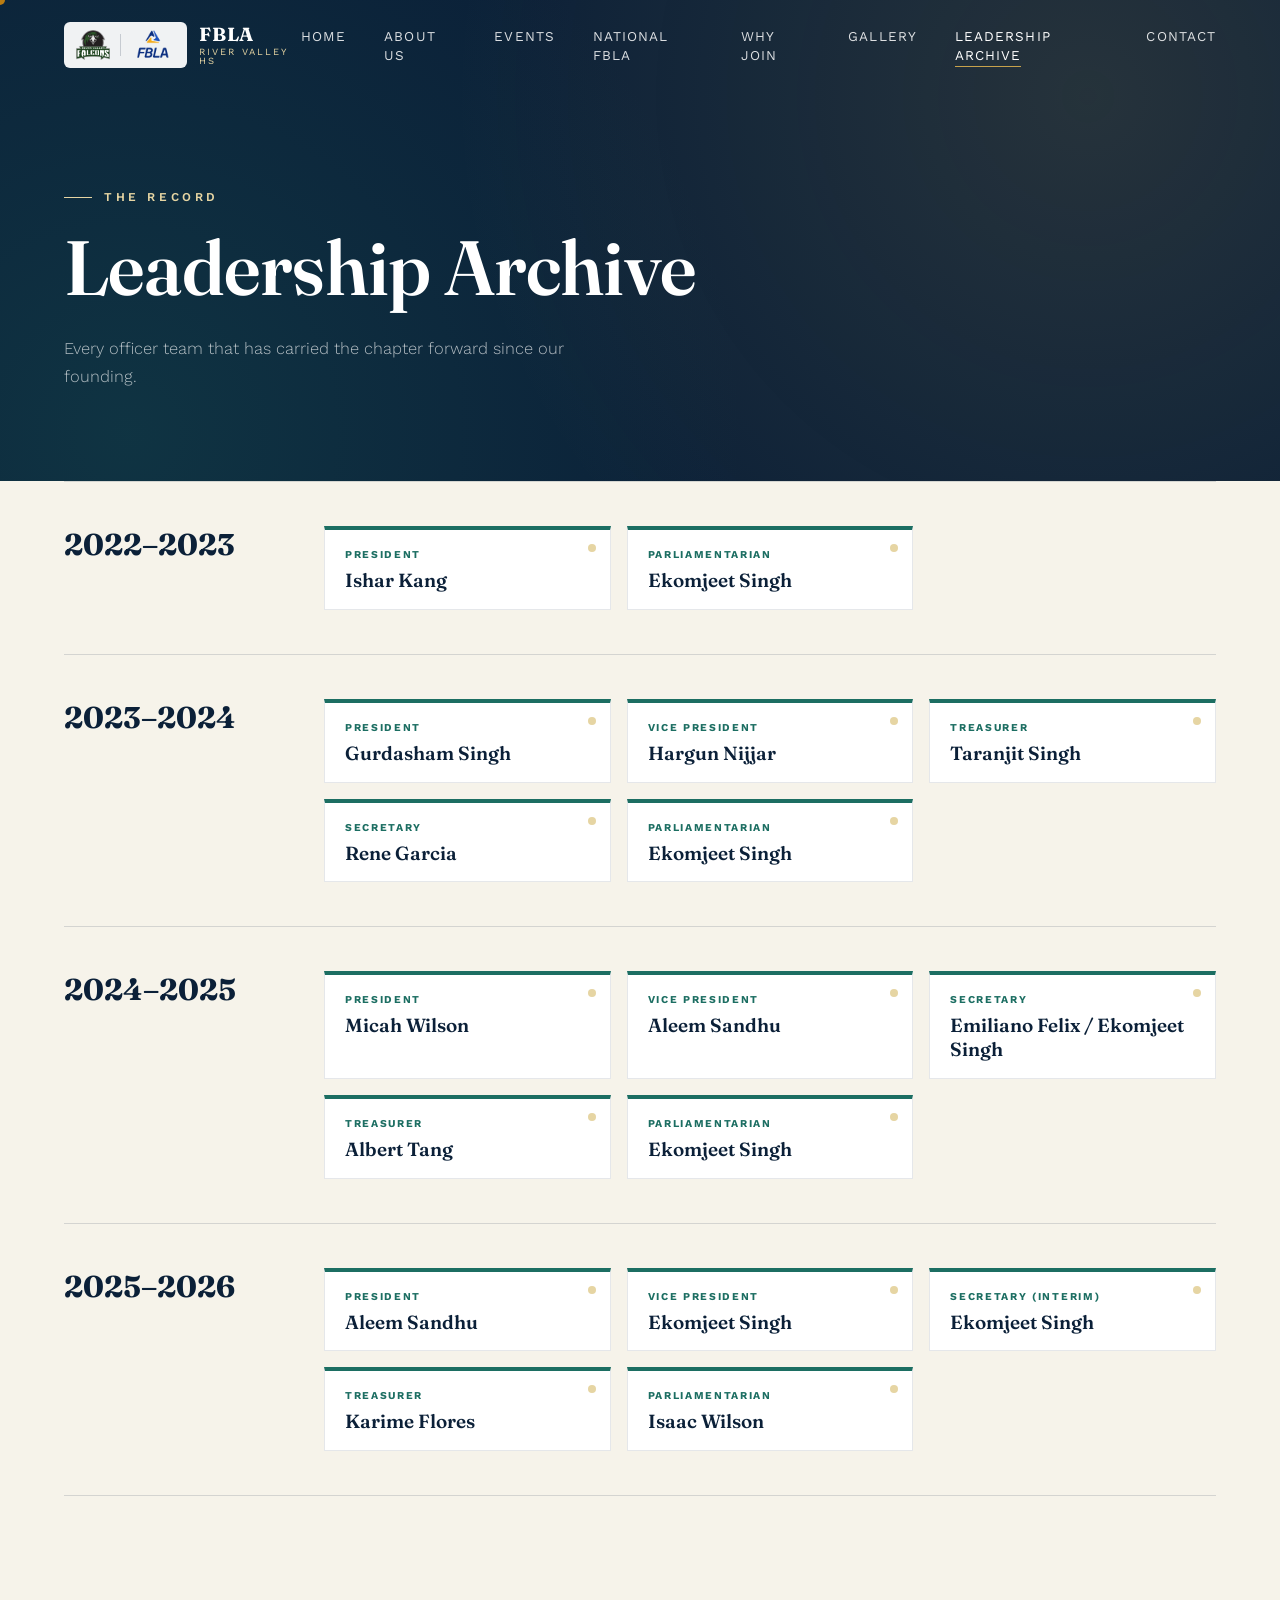
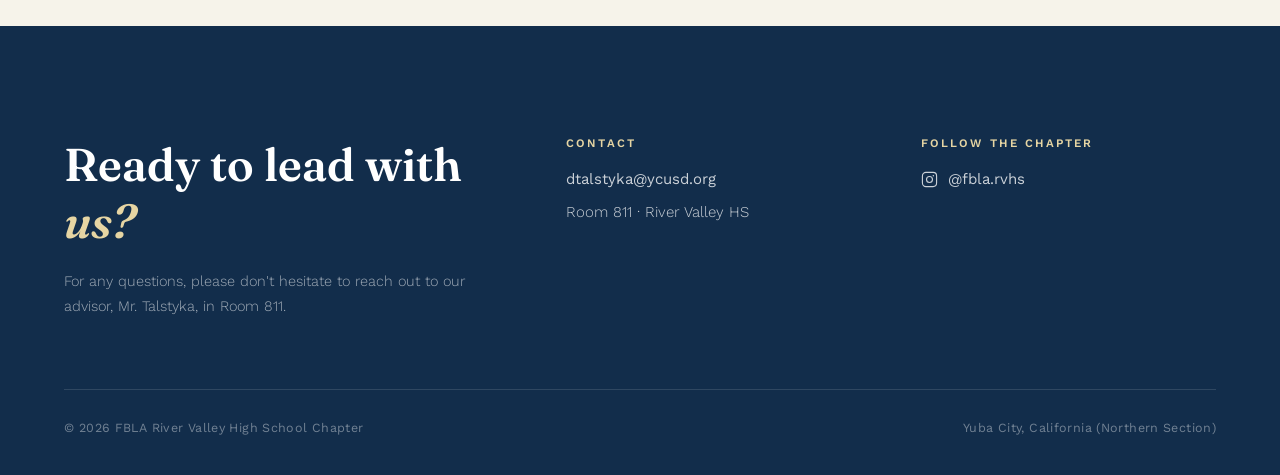
<file: leadership.html>
<!DOCTYPE html>
<html lang="en">
<head>
<meta charset="UTF-8">
<meta name="viewport" content="width=device-width, initial-scale=1.0">
<title>Leadership Archive — FBLA River Valley High School</title>
<link rel="preconnect" href="https://fonts.googleapis.com">
<link rel="preconnect" href="https://fonts.gstatic.com" crossorigin>
<link href="https://fonts.googleapis.com/css2?family=Fraunces:opsz,wght@9..144,300;9..144,500;9..144,600;9..144,700;9..144,900&family=Work+Sans:wght@300;400;500;600;700&display=swap" rel="stylesheet">
<link rel="icon" type="image/x-icon" href="images/favicon.ico">
<link rel="icon" type="image/png" sizes="32x32" href="images/favicon-32.png">
<link rel="apple-touch-icon" href="images/apple-touch-icon.png">
<link rel="stylesheet" href="styles.css">
</head>
<body>

<div class="cursor-dot" id="cursorDot"></div>
<div class="progress" id="progressBar"></div>

<nav class="site-nav" id="siteNav">
  <a href="index.html" class="brand">
    <div class="brand-logos">
      <img src="images/logo_rvhs.png" alt="River Valley Falcons logo">
      <div class="div-dot"></div>
      <img src="images/logo_fbla.png" alt="FBLA official logo">
    </div>
    <div class="brand-text">
      <span class="b1">FBLA</span>
      <span class="b2">River Valley HS</span>
    </div>
  </a>
  <div class="nav-toggle" id="navToggle"><span></span><span></span><span></span></div>
  <ul class="nav-links" id="navLinks">
    <li><a href="index.html" class="nav-link">Home</a></li>
    <li><a href="about.html" class="nav-link">About Us</a></li>
    <li><a href="events.html" class="nav-link">Events</a></li>
    <li><a href="national.html" class="nav-link">National FBLA</a></li>
    <li><a href="why-join.html" class="nav-link">Why Join</a></li>
    <li><a href="gallery.html" class="nav-link">Gallery</a></li>
    <li><a href="leadership.html" class="nav-link">Leadership Archive</a></li>
    <li><a href="index.html#contact" class="nav-link">Contact</a></li>
  </ul>
</nav>

<section class="page-hero">
  <div class="page-hero-inner">
    <div class="eyebrow">The Record</div>
    <h1>Leadership Archive</h1>
    <p>Every officer team that has carried the chapter forward since our founding.</p>
  </div>
</section>

<section class="leadership section-pad" style="padding-top:0;">
  <div class="term-block fx">
    <div class="term-year">2022–2023</div>
    <div class="badge-grid">
      <div class="badge"><div class="pin"></div><div class="role">President</div><div class="pname">Ishar Kang</div></div>
      <div class="badge"><div class="pin"></div><div class="role">Parliamentarian</div><div class="pname">Ekomjeet Singh</div></div>
    </div>
  </div>

  <div class="term-block fx">
    <div class="term-year">2023–2024</div>
    <div class="badge-grid">
      <div class="badge"><div class="pin"></div><div class="role">President</div><div class="pname">Gurdasham Singh</div></div>
      <div class="badge"><div class="pin"></div><div class="role">Vice President</div><div class="pname">Hargun Nijjar</div></div>
      <div class="badge"><div class="pin"></div><div class="role">Treasurer</div><div class="pname">Taranjit Singh</div></div>
      <div class="badge"><div class="pin"></div><div class="role">Secretary</div><div class="pname">Rene Garcia</div></div>
      <div class="badge"><div class="pin"></div><div class="role">Parliamentarian</div><div class="pname">Ekomjeet Singh</div></div>
    </div>
  </div>

  <div class="term-block fx">
    <div class="term-year">2024–2025</div>
    <div class="badge-grid">
      <div class="badge"><div class="pin"></div><div class="role">President</div><div class="pname">Micah Wilson</div></div>
      <div class="badge"><div class="pin"></div><div class="role">Vice President</div><div class="pname">Aleem Sandhu</div></div>
      <div class="badge"><div class="pin"></div><div class="role">Secretary</div><div class="pname">Emiliano Felix / Ekomjeet Singh</div></div>
      <div class="badge"><div class="pin"></div><div class="role">Treasurer</div><div class="pname">Albert Tang</div></div>
      <div class="badge"><div class="pin"></div><div class="role">Parliamentarian</div><div class="pname">Ekomjeet Singh</div></div>
    </div>
  </div>

  <div class="term-block fx">
    <div class="term-year">2025–2026</div>
    <div class="badge-grid">
      <div class="badge"><div class="pin"></div><div class="role">President</div><div class="pname">Aleem Sandhu</div></div>
      <div class="badge"><div class="pin"></div><div class="role">Vice President</div><div class="pname">Ekomjeet Singh</div></div>
      <div class="badge"><div class="pin"></div><div class="role">Secretary (Interim)</div><div class="pname">Ekomjeet Singh</div></div>
      <div class="badge"><div class="pin"></div><div class="role">Treasurer</div><div class="pname">Karime Flores</div></div>
      <div class="badge"><div class="pin"></div><div class="role">Parliamentarian</div><div class="pname">Isaac Wilson</div></div>
    </div>
  </div>
</section>

<footer class="footer" id="contact">
  <div class="footer-top">
    <div>
      <h3 class="footer-title">Ready to lead with <span class="accent">us?</span></h3>
      <p>For any questions, please don't hesitate to reach out to our advisor, Mr. Talstyka, in Room 811.</p>
    </div>
    <div class="footer-col">
      <h4>Contact</h4>
      <a href="mailto:dtalstyka@ycusd.org">dtalstyka@ycusd.org</a>
      <p>Room 811 · River Valley HS</p>
    </div>
    <div class="footer-col">
      <h4>Follow the Chapter</h4>
      <a class="ig" href="https://www.instagram.com/fbla.rvhs/" target="_blank" rel="noopener">
        <svg width="17" height="17" viewBox="0 0 24 24" fill="none" xmlns="http://www.w3.org/2000/svg"><rect x="2" y="2" width="20" height="20" rx="5" stroke="currentColor" stroke-width="1.6"/><circle cx="12" cy="12" r="4.2" stroke="currentColor" stroke-width="1.6"/><circle cx="17.4" cy="6.6" r="1.1" fill="currentColor"/></svg>
        @fbla.rvhs
      </a>
    </div>
  </div>
  <div class="footer-bottom">
    <span>© <span id="year"></span> FBLA River Valley High School Chapter</span>
    <span>Yuba City, California (Northern Section)</span>
  </div>
</footer>

<script src="script.js"></script>
</body>
</html>
</file>
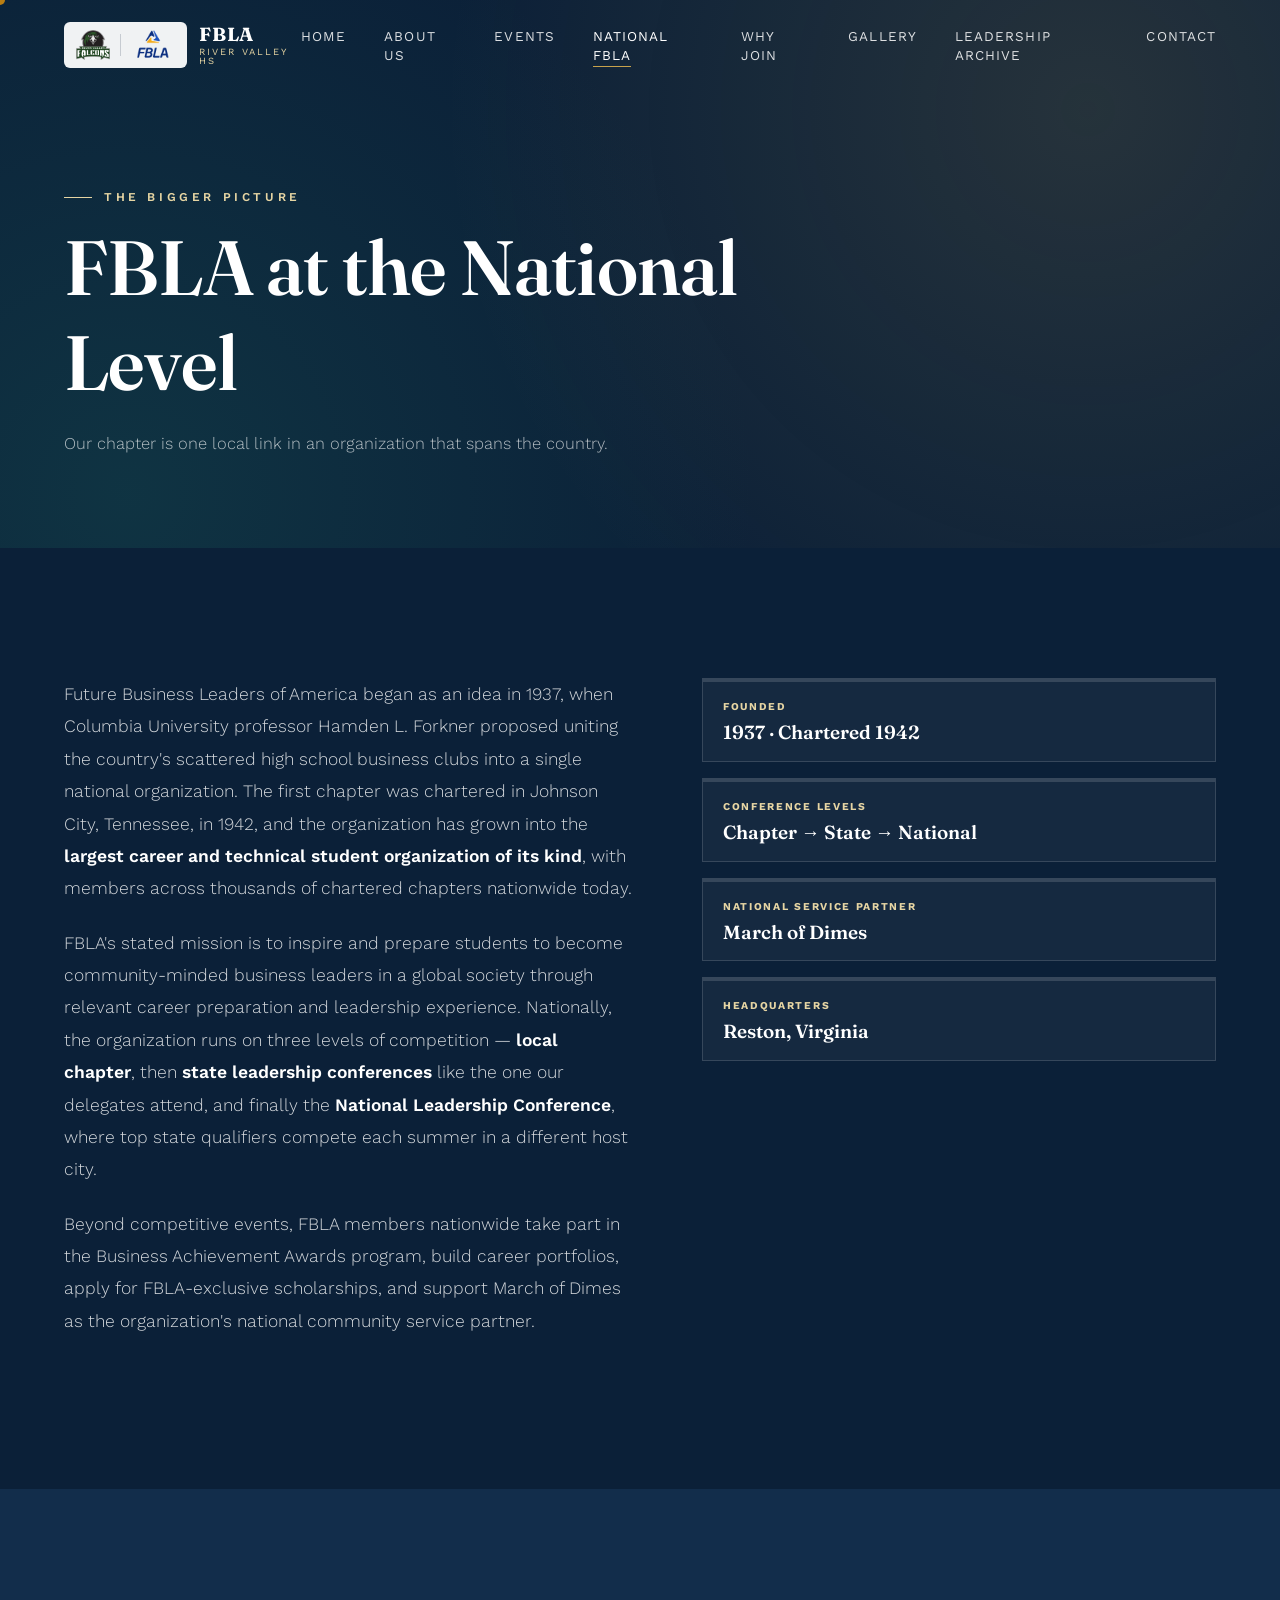
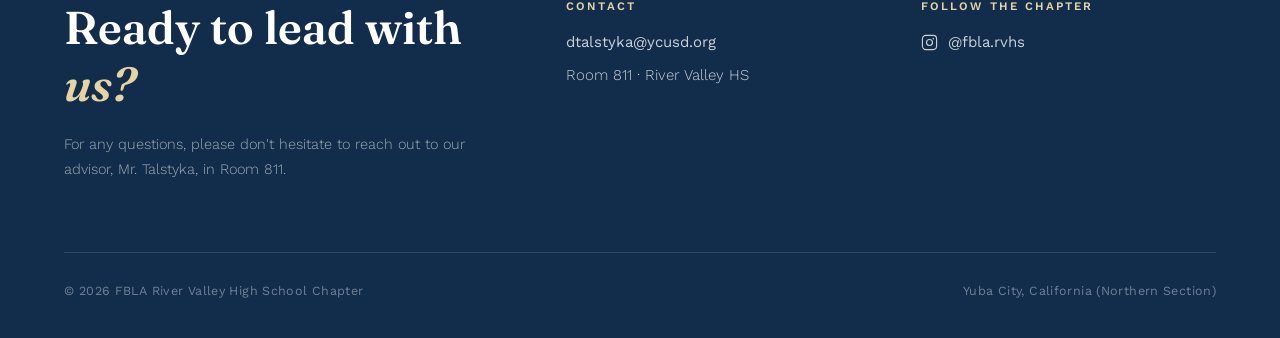
<file: national.html>
<!DOCTYPE html>
<html lang="en">
<head>
<meta charset="UTF-8">
<meta name="viewport" content="width=device-width, initial-scale=1.0">
<title>National FBLA — FBLA River Valley High School</title>
<link rel="preconnect" href="https://fonts.googleapis.com">
<link rel="preconnect" href="https://fonts.gstatic.com" crossorigin>
<link href="https://fonts.googleapis.com/css2?family=Fraunces:opsz,wght@9..144,300;9..144,500;9..144,600;9..144,700;9..144,900&family=Work+Sans:wght@300;400;500;600;700&display=swap" rel="stylesheet">
<link rel="icon" type="image/x-icon" href="images/favicon.ico">
<link rel="icon" type="image/png" sizes="32x32" href="images/favicon-32.png">
<link rel="apple-touch-icon" href="images/apple-touch-icon.png">
<link rel="stylesheet" href="styles.css">
</head>
<body>

<div class="cursor-dot" id="cursorDot"></div>
<div class="progress" id="progressBar"></div>

<nav class="site-nav" id="siteNav">
  <a href="index.html" class="brand">
    <div class="brand-logos">
      <img src="images/logo_rvhs.png" alt="River Valley Falcons logo">
      <div class="div-dot"></div>
      <img src="images/logo_fbla.png" alt="FBLA official logo">
    </div>
    <div class="brand-text">
      <span class="b1">FBLA</span>
      <span class="b2">River Valley HS</span>
    </div>
  </a>
  <div class="nav-toggle" id="navToggle"><span></span><span></span><span></span></div>
  <ul class="nav-links" id="navLinks">
    <li><a href="index.html" class="nav-link">Home</a></li>
    <li><a href="about.html" class="nav-link">About Us</a></li>
    <li><a href="events.html" class="nav-link">Events</a></li>
    <li><a href="national.html" class="nav-link">National FBLA</a></li>
    <li><a href="why-join.html" class="nav-link">Why Join</a></li>
    <li><a href="gallery.html" class="nav-link">Gallery</a></li>
    <li><a href="leadership.html" class="nav-link">Leadership Archive</a></li>
    <li><a href="index.html#contact" class="nav-link">Contact</a></li>
  </ul>
</nav>

<section class="page-hero">
  <div class="page-hero-inner">
    <div class="eyebrow">The Bigger Picture</div>
    <h1>FBLA at the National Level</h1>
    <p>Our chapter is one local link in an organization that spans the country.</p>
  </div>
</section>

<section class="gallery-section section-pad">
  <div class="about-grid fx" style="align-items:flex-start;">
    <div class="about-copy">
      <p style="color:rgba(255,255,255,.82);">Future Business Leaders of America began as an idea in 1937, when Columbia University professor Hamden L. Forkner proposed uniting the country's scattered high school business clubs into a single national organization. The first chapter was chartered in Johnson City, Tennessee, in 1942, and the organization has grown into the <strong style="color:#fff;">largest career and technical student organization of its kind</strong>, with members across thousands of chartered chapters nationwide today.</p>
      <p style="color:rgba(255,255,255,.82);">FBLA's stated mission is to inspire and prepare students to become community-minded business leaders in a global society through relevant career preparation and leadership experience. Nationally, the organization runs on three levels of competition — <strong style="color:#fff;">local chapter</strong>, then <strong style="color:#fff;">state leadership conferences</strong> like the one our delegates attend, and finally the <strong style="color:#fff;">National Leadership Conference</strong>, where top state qualifiers compete each summer in a different host city.</p>
      <p style="color:rgba(255,255,255,.82);">Beyond competitive events, FBLA members nationwide take part in the Business Achievement Awards program, build career portfolios, apply for FBLA-exclusive scholarships, and support March of Dimes as the organization's national community service partner.</p>
    </div>

    <div style="display:flex;flex-direction:column;gap:16px;">
      <div class="badge" style="background:rgba(255,255,255,.04);border-color:rgba(255,255,255,.14);">
        <div class="role" style="color:var(--gold-soft);">Founded</div>
        <div class="pname" style="color:#fff;">1937 · Chartered 1942</div>
      </div>
      <div class="badge" style="background:rgba(255,255,255,.04);border-color:rgba(255,255,255,.14);">
        <div class="role" style="color:var(--gold-soft);">Conference Levels</div>
        <div class="pname" style="color:#fff;">Chapter → State → National</div>
      </div>
      <div class="badge" style="background:rgba(255,255,255,.04);border-color:rgba(255,255,255,.14);">
        <div class="role" style="color:var(--gold-soft);">National Service Partner</div>
        <div class="pname" style="color:#fff;">March of Dimes</div>
      </div>
      <div class="badge" style="background:rgba(255,255,255,.04);border-color:rgba(255,255,255,.14);">
        <div class="role" style="color:var(--gold-soft);">Headquarters</div>
        <div class="pname" style="color:#fff;">Reston, Virginia</div>
      </div>
    </div>
  </div>
</section>

<footer class="footer" id="contact">
  <div class="footer-top">
    <div>
      <h3 class="footer-title">Ready to lead with <span class="accent">us?</span></h3>
      <p>For any questions, please don't hesitate to reach out to our advisor, Mr. Talstyka, in Room 811.</p>
    </div>
    <div class="footer-col">
      <h4>Contact</h4>
      <a href="mailto:dtalstyka@ycusd.org">dtalstyka@ycusd.org</a>
      <p>Room 811 · River Valley HS</p>
    </div>
    <div class="footer-col">
      <h4>Follow the Chapter</h4>
      <a class="ig" href="https://www.instagram.com/fbla.rvhs/" target="_blank" rel="noopener">
        <svg width="17" height="17" viewBox="0 0 24 24" fill="none" xmlns="http://www.w3.org/2000/svg"><rect x="2" y="2" width="20" height="20" rx="5" stroke="currentColor" stroke-width="1.6"/><circle cx="12" cy="12" r="4.2" stroke="currentColor" stroke-width="1.6"/><circle cx="17.4" cy="6.6" r="1.1" fill="currentColor"/></svg>
        @fbla.rvhs
      </a>
    </div>
  </div>
  <div class="footer-bottom">
    <span>© <span id="year"></span> FBLA River Valley High School Chapter</span>
    <span>Yuba City, California (Northern Section)</span>
  </div>
</footer>

<script src="script.js"></script>
</body>
</html>
</file>
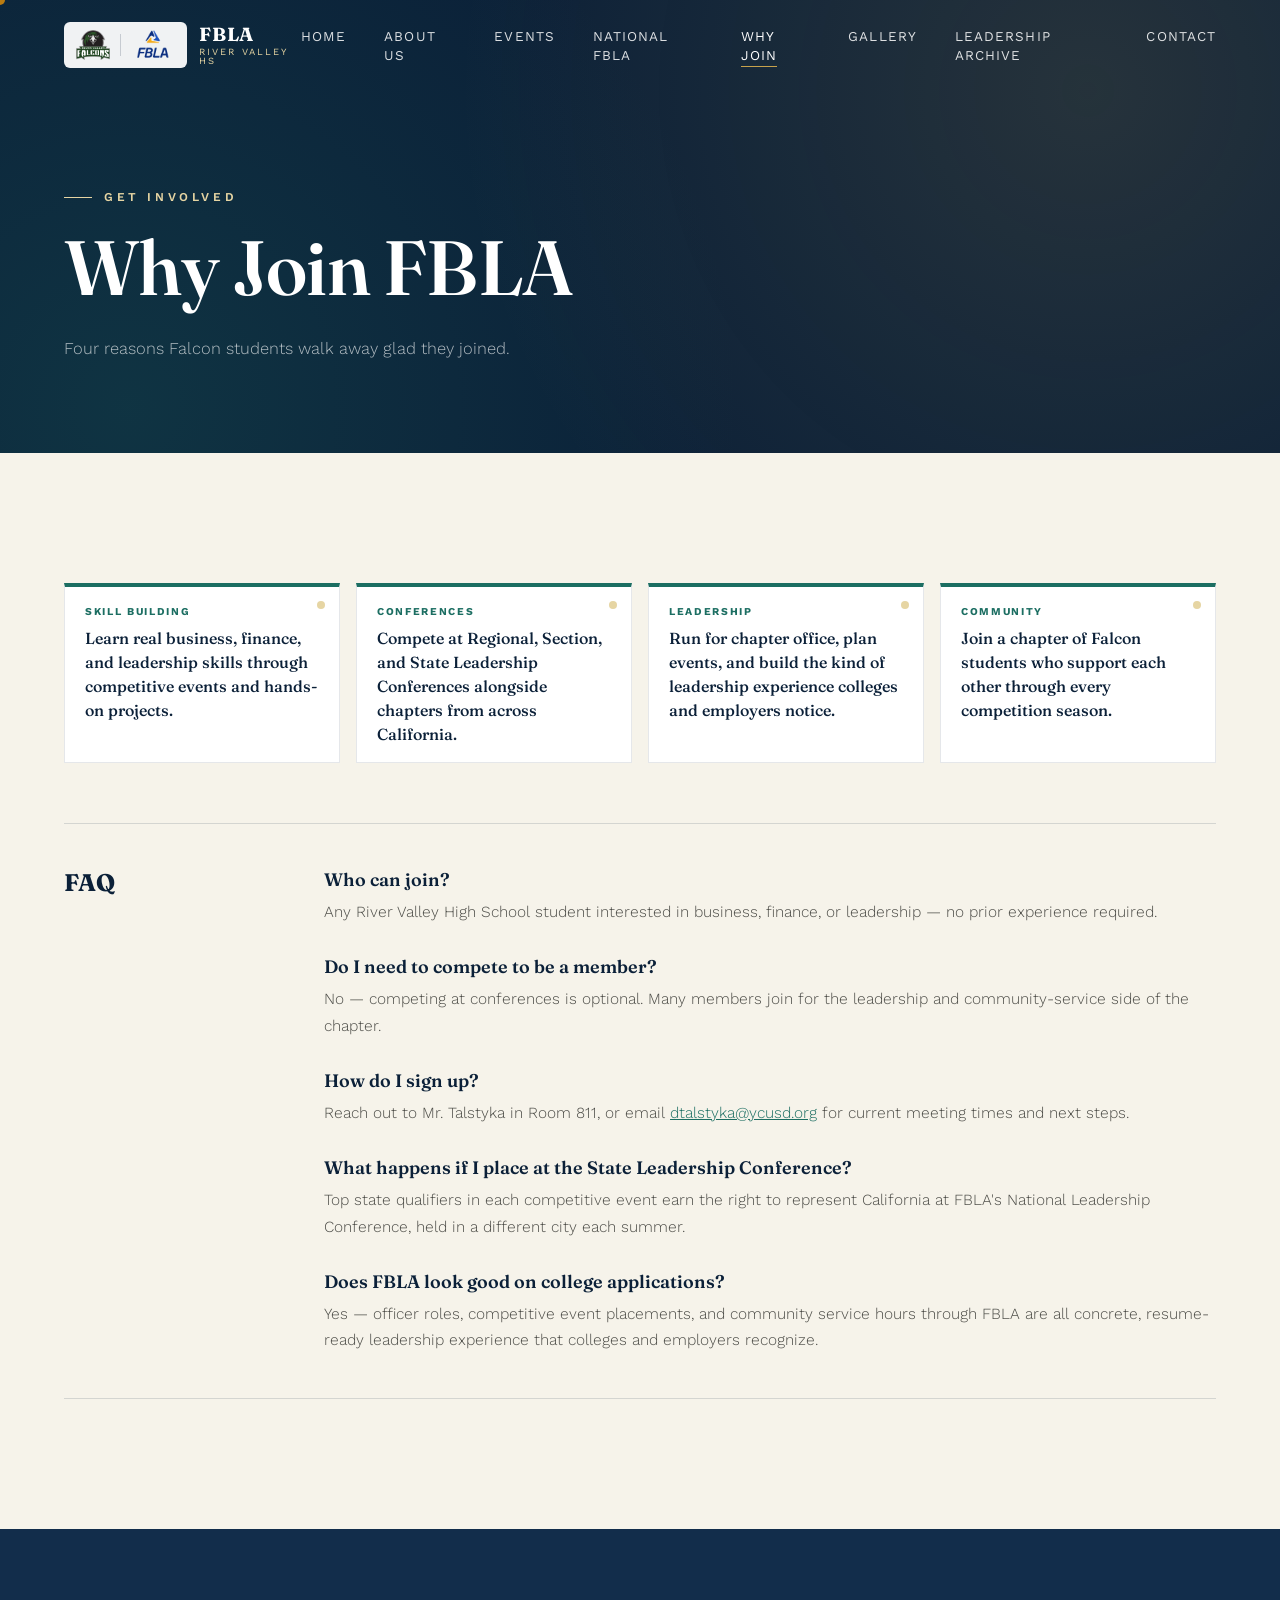
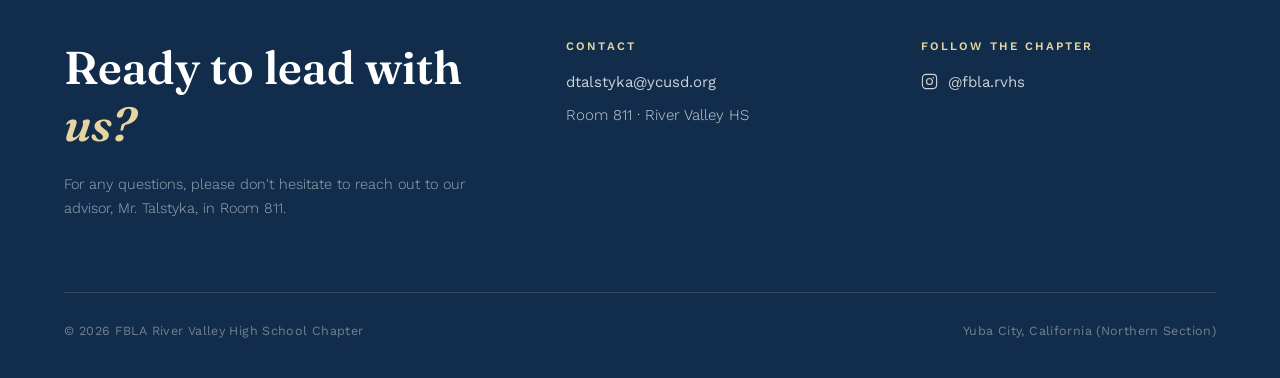
<file: why-join.html>
<!DOCTYPE html>
<html lang="en">
<head>
<meta charset="UTF-8">
<meta name="viewport" content="width=device-width, initial-scale=1.0">
<title>Why Join — FBLA River Valley High School</title>
<link rel="preconnect" href="https://fonts.googleapis.com">
<link rel="preconnect" href="https://fonts.gstatic.com" crossorigin>
<link href="https://fonts.googleapis.com/css2?family=Fraunces:opsz,wght@9..144,300;9..144,500;9..144,600;9..144,700;9..144,900&family=Work+Sans:wght@300;400;500;600;700&display=swap" rel="stylesheet">
<link rel="icon" type="image/x-icon" href="images/favicon.ico">
<link rel="icon" type="image/png" sizes="32x32" href="images/favicon-32.png">
<link rel="apple-touch-icon" href="images/apple-touch-icon.png">
<link rel="stylesheet" href="styles.css">
</head>
<body>

<div class="cursor-dot" id="cursorDot"></div>
<div class="progress" id="progressBar"></div>

<nav class="site-nav" id="siteNav">
  <a href="index.html" class="brand">
    <div class="brand-logos">
      <img src="images/logo_rvhs.png" alt="River Valley Falcons logo">
      <div class="div-dot"></div>
      <img src="images/logo_fbla.png" alt="FBLA official logo">
    </div>
    <div class="brand-text">
      <span class="b1">FBLA</span>
      <span class="b2">River Valley HS</span>
    </div>
  </a>
  <div class="nav-toggle" id="navToggle"><span></span><span></span><span></span></div>
  <ul class="nav-links" id="navLinks">
    <li><a href="index.html" class="nav-link">Home</a></li>
    <li><a href="about.html" class="nav-link">About Us</a></li>
    <li><a href="events.html" class="nav-link">Events</a></li>
    <li><a href="national.html" class="nav-link">National FBLA</a></li>
    <li><a href="why-join.html" class="nav-link">Why Join</a></li>
    <li><a href="gallery.html" class="nav-link">Gallery</a></li>
    <li><a href="leadership.html" class="nav-link">Leadership Archive</a></li>
    <li><a href="index.html#contact" class="nav-link">Contact</a></li>
  </ul>
</nav>

<section class="page-hero">
  <div class="page-hero-inner">
    <div class="eyebrow">Get Involved</div>
    <h1>Why Join FBLA</h1>
    <p>Four reasons Falcon students walk away glad they joined.</p>
  </div>
</section>

<section class="leadership section-pad">
  <div class="badge-grid fx">
    <div class="badge">
      <div class="pin"></div>
      <div class="role">Skill Building</div>
      <div class="pname" style="font-size:16px;font-weight:500;line-height:1.5;">Learn real business, finance, and leadership skills through competitive events and hands-on projects.</div>
    </div>
    <div class="badge">
      <div class="pin"></div>
      <div class="role">Conferences</div>
      <div class="pname" style="font-size:16px;font-weight:500;line-height:1.5;">Compete at Regional, Section, and State Leadership Conferences alongside chapters from across California.</div>
    </div>
    <div class="badge">
      <div class="pin"></div>
      <div class="role">Leadership</div>
      <div class="pname" style="font-size:16px;font-weight:500;line-height:1.5;">Run for chapter office, plan events, and build the kind of leadership experience colleges and employers notice.</div>
    </div>
    <div class="badge">
      <div class="pin"></div>
      <div class="role">Community</div>
      <div class="pname" style="font-size:16px;font-weight:500;line-height:1.5;">Join a chapter of Falcon students who support each other through every competition season.</div>
    </div>
  </div>

  <div class="term-block fx" style="border-top:1px solid rgba(11,32,56,.14);margin-top:60px;padding-top:44px;">
    <div class="term-year" style="font-size:24px;">FAQ</div>
    <div>
      <div style="margin-bottom:30px;">
        <p style="font-family:'Fraunces',serif;font-weight:600;font-size:18px;color:var(--navy);margin-bottom:8px;">Who can join?</p>
        <p style="color:#4b4b46;font-size:15.5px;line-height:1.7;font-weight:300;">Any River Valley High School student interested in business, finance, or leadership — no prior experience required.</p>
      </div>
      <div style="margin-bottom:30px;">
        <p style="font-family:'Fraunces',serif;font-weight:600;font-size:18px;color:var(--navy);margin-bottom:8px;">Do I need to compete to be a member?</p>
        <p style="color:#4b4b46;font-size:15.5px;line-height:1.7;font-weight:300;">No — competing at conferences is optional. Many members join for the leadership and community-service side of the chapter.</p>
      </div>
      <div>
        <p style="font-family:'Fraunces',serif;font-weight:600;font-size:18px;color:var(--navy);margin-bottom:8px;">How do I sign up?</p>
        <p style="color:#4b4b46;font-size:15.5px;line-height:1.7;font-weight:300;">Reach out to Mr. Talstyka in Room 811, or email <a href="mailto:dtalstyka@ycusd.org" style="color:var(--teal);text-decoration:underline;">dtalstyka@ycusd.org</a> for current meeting times and next steps.</p>
      </div>
      <div style="margin-top:30px;">
        <p style="font-family:'Fraunces',serif;font-weight:600;font-size:18px;color:var(--navy);margin-bottom:8px;">What happens if I place at the State Leadership Conference?</p>
        <p style="color:#4b4b46;font-size:15.5px;line-height:1.7;font-weight:300;">Top state qualifiers in each competitive event earn the right to represent California at FBLA's National Leadership Conference, held in a different city each summer.</p>
      </div>
      <div style="margin-top:30px;">
        <p style="font-family:'Fraunces',serif;font-weight:600;font-size:18px;color:var(--navy);margin-bottom:8px;">Does FBLA look good on college applications?</p>
        <p style="color:#4b4b46;font-size:15.5px;line-height:1.7;font-weight:300;">Yes — officer roles, competitive event placements, and community service hours through FBLA are all concrete, resume-ready leadership experience that colleges and employers recognize.</p>
      </div>
    </div>
  </div>
</section>

<footer class="footer" id="contact">
  <div class="footer-top">
    <div>
      <h3 class="footer-title">Ready to lead with <span class="accent">us?</span></h3>
      <p>For any questions, please don't hesitate to reach out to our advisor, Mr. Talstyka, in Room 811.</p>
    </div>
    <div class="footer-col">
      <h4>Contact</h4>
      <a href="mailto:dtalstyka@ycusd.org">dtalstyka@ycusd.org</a>
      <p>Room 811 · River Valley HS</p>
    </div>
    <div class="footer-col">
      <h4>Follow the Chapter</h4>
      <a class="ig" href="https://www.instagram.com/fbla.rvhs/" target="_blank" rel="noopener">
        <svg width="17" height="17" viewBox="0 0 24 24" fill="none" xmlns="http://www.w3.org/2000/svg"><rect x="2" y="2" width="20" height="20" rx="5" stroke="currentColor" stroke-width="1.6"/><circle cx="12" cy="12" r="4.2" stroke="currentColor" stroke-width="1.6"/><circle cx="17.4" cy="6.6" r="1.1" fill="currentColor"/></svg>
        @fbla.rvhs
      </a>
    </div>
  </div>
  <div class="footer-bottom">
    <span>© <span id="year"></span> FBLA River Valley High School Chapter</span>
    <span>Yuba City, California (Northern Section)</span>
  </div>
</footer>

<script src="script.js"></script>
</body>
</html>
</file>
<file: styles.css>
:root{
  --navy:#0B2038;
  --navy-2:#122d4b;
  --teal:#1C6E62;
  --teal-light:#2E9384;
  --gold:#C7A24C;
  --gold-soft:#e6d5a3;
  --ivory:#F6F3EA;
  --ivory-2:#EFEAdc;
  --ink:#141414;
  --paper:#FCFAF4;
}
*{margin:0;padding:0;box-sizing:border-box;}
html{scroll-behavior:smooth;}
body{
  font-family:'Work Sans',sans-serif;
  background:var(--paper);
  color:var(--ink);
  overflow-x:hidden;
  cursor:default;
}
::selection{background:var(--gold-soft);color:var(--navy);}

h1,h2,h3,.display{
  font-family:'Fraunces',serif;
  font-optical-sizing:auto;
}

a{color:inherit;text-decoration:none;}

/* ---------- custom cursor dot ---------- */
.cursor-dot{
  position:fixed;
  width:10px;height:10px;
  border-radius:50%;
  background:var(--gold);
  pointer-events:none;
  z-index:9999;
  transform:translate(-50%,-50%);
  transition:width .25s,height .25s,background .25s;
  mix-blend-mode:difference;
}
.cursor-dot.grow{width:38px;height:38px;background:var(--ivory);}

/* ---------- nav ---------- */
.site-nav{
  position:fixed;
  top:0;left:0;right:0;
  z-index:500;
  display:flex;
  align-items:center;
  justify-content:space-between;
  padding:22px 5vw;
  mix-blend-mode:normal;
  transition:background .4s ease, padding .4s ease, box-shadow .4s ease;
}
.site-nav.scrolled{
  background:rgba(11,32,56,0.92);
  backdrop-filter:blur(10px);
  padding:14px 5vw;
  box-shadow:0 6px 24px rgba(0,0,0,.18);
}
.brand{
  display:flex;
  align-items:center;
  gap:12px;
  color:#fff;
  letter-spacing:.02em;
}
.brand svg{display:block;flex-shrink:0;}
.brand-text{
  display:flex;
  flex-direction:column;
  line-height:1;
}
.brand-text .b1{
  font-family:'Fraunces',serif;
  font-weight:700;
  font-size:19px;
  letter-spacing:.04em;
}
.brand-text .b2{
  font-size:9.5px;
  letter-spacing:.22em;
  text-transform:uppercase;
  color:var(--gold-soft);
  margin-top:3px;
}
.nav-links{
  display:flex;
  gap:38px;
  list-style:none;
}
.nav-links li a{
  color:#fff;
  font-size:13.5px;
  letter-spacing:.08em;
  text-transform:uppercase;
  position:relative;
  padding-bottom:4px;
  opacity:.85;
  transition:opacity .25s;
}
.nav-links li a::after{
  content:'';
  position:absolute;
  left:0;bottom:0;
  width:0%;
  height:1.5px;
  background:var(--gold);
  transition:width .3s ease;
}
.nav-links li a:hover,.nav-links li a.active{opacity:1;}
.nav-links li a:hover::after,.nav-links li a.active::after{width:100%;}
.nav-toggle{display:none;}

/* ---------- hero ---------- */
.hero{
  position:relative;
  height:100vh;
  min-height:640px;
  overflow:hidden;
  display:flex;
  align-items:flex-end;
  background:var(--navy);
}
.hero-media{
  position:absolute;
  inset:0;
  will-change:transform;
}
.hero-media img{
  width:100%;height:100%;
  object-fit:cover;
  object-position:center 22%;
  transform:scale(1.08);
}
.hero-scrim{
  position:absolute;inset:0;
  background:
    linear-gradient(180deg, rgba(11,32,56,.55) 0%, rgba(11,32,56,.15) 32%, rgba(11,32,56,.25) 60%, rgba(11,32,56,.96) 100%);
}
.hero-inner{
  position:relative;
  z-index:2;
  width:100%;
  padding:0 5vw 8vw;
  display:flex;
  flex-direction:column;
  gap:18px;
}
.hero-eyebrow{
  color:var(--gold-soft);
  font-size:12.5px;
  letter-spacing:.35em;
  text-transform:uppercase;
  opacity:0;
  transform:translateY(14px);
  animation:riseIn .9s .3s cubic-bezier(.16,1,.3,1) forwards;
}
.hero-title{
  color:#fff;
  font-weight:600;
  line-height:.92;
  font-size:clamp(52px,10vw,132px);
  letter-spacing:-.01em;
}
.hero-title .line{
  display:block;
  overflow:hidden;
}
.hero-title .line span{
  display:block;
  transform:translateY(110%);
  animation:riseIn 1s cubic-bezier(.16,1,.3,1) forwards;
}
.hero-title .line:nth-child(1) span{animation-delay:.15s;}
.hero-title .line:nth-child(2) span{
  animation-delay:.32s;
  color:transparent;
  -webkit-text-stroke:1.5px var(--gold-soft);
}
@keyframes riseIn{to{opacity:1;transform:translateY(0);}}

.hero-sub{
  max-width:560px;
  color:rgba(255,255,255,.82);
  font-size:16px;
  line-height:1.6;
  font-weight:300;
  opacity:0;
  animation:riseIn .9s .55s cubic-bezier(.16,1,.3,1) forwards;
}
.hero-meta{
  display:flex;
  align-items:center;
  gap:26px;
  margin-top:6px;
  opacity:0;
  animation:riseIn .9s .7s cubic-bezier(.16,1,.3,1) forwards;
}
.scroll-cue{
  display:flex;
  align-items:center;
  gap:10px;
  color:var(--gold-soft);
  font-size:11px;
  letter-spacing:.18em;
  text-transform:uppercase;
}
.scroll-cue .line-anim{
  width:1px;height:34px;
  background:linear-gradient(var(--gold-soft),transparent);
  position:relative;
  overflow:hidden;
}
.scroll-cue .line-anim::after{
  content:'';
  position:absolute;
  top:-100%;left:0;
  width:100%;height:100%;
  background:var(--gold);
  animation:drip 1.8s ease-in-out infinite;
}
@keyframes drip{
  0%{top:-100%;}
  60%{top:100%;}
  100%{top:100%;}
}

/* chapter name mark that reveals on scroll inside hero */
.hero-watermark{
  position:absolute;
  right:5vw;top:50%;
  transform:translateY(-50%) rotate(90deg);
  transform-origin:right center;
  color:rgba(255,255,255,.14);
  font-family:'Fraunces',serif;
  font-weight:700;
  font-size:15vw;
  white-space:nowrap;
  letter-spacing:.02em;
  pointer-events:none;
  z-index:1;
  display:none;
}
@media(min-width:1000px){.hero-watermark{display:block;}}

/* ---------- reveal-on-scroll chapter title band ---------- */
.reveal-band{
  position:relative;
  background:var(--ivory);
  padding:min(14vw,180px) 5vw;
  text-align:center;
  overflow:hidden;
}
.reveal-band::before{
  content:'';
  position:absolute;
  top:0;left:50%;
  transform:translateX(-50%);
  width:1px;height:70px;
  background:linear-gradient(var(--teal),transparent);
}
.reveal-word{
  font-family:'Fraunces',serif;
  font-weight:900;
  font-size:clamp(44px,9vw,150px);
  line-height:.95;
  color:var(--navy);
  letter-spacing:-.02em;
}
.reveal-word .r-chunk{
  display:inline-block;
  opacity:.08;
  transition:opacity .05s linear;
}
.reveal-tag{
  margin-top:26px;
  font-size:13px;
  letter-spacing:.3em;
  text-transform:uppercase;
  color:var(--teal);
  font-weight:600;
}
.reveal-desc{
  max-width:600px;
  margin:26px auto 0;
  color:#4b4b46;
  font-size:16.5px;
  line-height:1.7;
  font-weight:300;
}

/* ---------- section shell ---------- */
section{position:relative;}
.section-pad{padding:130px 5vw;}
.section-head{
  display:flex;
  justify-content:space-between;
  align-items:flex-end;
  gap:40px;
  margin-bottom:64px;
  flex-wrap:wrap;
}
.eyebrow{
  font-size:12px;
  letter-spacing:.3em;
  text-transform:uppercase;
  color:var(--teal);
  font-weight:600;
  display:flex;
  align-items:center;
  gap:12px;
}
.eyebrow::before{
  content:'';
  width:28px;height:1px;
  background:var(--teal);
}
.section-title{
  font-size:clamp(34px,5vw,64px);
  font-weight:600;
  color:var(--navy);
  margin-top:14px;
  letter-spacing:-.01em;
  max-width:680px;
}
.section-note{
  max-width:340px;
  color:#6b6b64;
  font-size:14.5px;
  line-height:1.65;
  padding-bottom:6px;
}

/* fade-up reveal utility */
.fx{
  opacity:0;
  transform:translateY(36px);
  transition:opacity .8s cubic-bezier(.16,1,.3,1), transform .8s cubic-bezier(.16,1,.3,1);
}
.fx.in{opacity:1;transform:translateY(0);}

/* ---------- about ---------- */
.about{
  background:var(--paper);
}
.about-grid{
  display:grid;
  grid-template-columns:1.05fr .95fr;
  gap:70px;
  align-items:center;
}
@media(max-width:880px){.about-grid{grid-template-columns:1fr;}}
.about-copy p{
  font-size:17.5px;
  line-height:1.85;
  color:#2c2c28;
  font-weight:300;
  margin-bottom:22px;
}
.about-copy strong{font-weight:600;color:var(--navy);}
.stat-row{
  display:flex;
  gap:46px;
  margin:36px 0 40px;
  flex-wrap:wrap;
}
.stat b{
  font-family:'Fraunces',serif;
  font-size:40px;
  color:var(--teal);
  font-weight:700;
  display:block;
}
.stat span{
  font-size:11.5px;
  letter-spacing:.14em;
  text-transform:uppercase;
  color:#7a7a72;
}
.advisor-card{
  border:1px solid rgba(11,32,56,.12);
  padding:22px 24px;
  display:flex;
  gap:16px;
  align-items:center;
  background:#fff;
  max-width:460px;
}
.advisor-avatar{
  width:46px;height:46px;
  border-radius:50%;
  background:var(--navy);
  color:var(--gold-soft);
  display:flex;align-items:center;justify-content:center;
  font-family:'Fraunces',serif;
  font-weight:700;
  flex-shrink:0;
}
.advisor-meta p{margin:0;font-size:13.5px;line-height:1.5;color:#4a4a45;}
.advisor-meta .name{font-weight:600;color:var(--navy);font-size:14.5px;}

.about-photo{
  position:relative;
}
.about-photo .frame{
  position:relative;
  overflow:hidden;
  aspect-ratio:3/4;
  background:var(--navy);
}
.about-photo img{
  width:100%;height:100%;
  object-fit:cover;
  transition:transform 1.1s cubic-bezier(.16,1,.3,1);
}
.about-photo:hover img{transform:scale(1.06);}
.about-photo .tag{
  position:absolute;
  left:-1px;bottom:22px;
  background:var(--gold);
  color:var(--navy);
  font-size:11.5px;
  letter-spacing:.12em;
  text-transform:uppercase;
  font-weight:700;
  padding:9px 16px;
}
.about-photo .ring{
  position:absolute;
  top:-24px;right:-24px;
  width:110px;height:110px;
  border:1px solid var(--gold);
  border-radius:50%;
  z-index:-1;
}

/* ---------- gallery ---------- */
.gallery-section{
  background:var(--navy);
  color:#fff;
}
.gallery-section .eyebrow{color:var(--gold-soft);}
.gallery-section .eyebrow::before{background:var(--gold-soft);}
.gallery-section .section-title{color:#fff;}
.gallery-section .section-note{color:rgba(255,255,255,.55);}

.gallery-grid{
  display:grid;
  grid-template-columns:repeat(4,1fr);
  gap:14px;
  grid-auto-flow:dense;
}
@media(max-width:980px){.gallery-grid{grid-template-columns:repeat(2,1fr);}}
@media(max-width:520px){.gallery-grid{grid-template-columns:1fr;}}

.g-item{
  position:relative;
  overflow:hidden;
  cursor:pointer;
  background:#08182b;
}
.g-item img{
  width:100%;height:100%;
  object-fit:cover;
  display:block;
  transition:transform .8s cubic-bezier(.16,1,.3,1), filter .5s;
  filter:saturate(.9);
}
.g-item:hover img{transform:scale(1.08);filter:saturate(1.05);}
.g-item.wide{grid-column:span 2;}
.g-item.tall{grid-row:span 2;}
.g-item .g-veil{
  position:absolute;inset:0;
  background:linear-gradient(180deg,transparent 40%,rgba(3,12,22,.85) 100%);
  opacity:0;
  transition:opacity .4s;
  display:flex;
  align-items:flex-end;
  padding:16px;
}
.g-item:hover .g-veil{opacity:1;}
.g-veil span{
  font-size:12px;
  letter-spacing:.1em;
  text-transform:uppercase;
  color:var(--gold-soft);
  font-weight:600;
}

/* lightbox */
.lightbox{
  position:fixed;inset:0;
  background:rgba(6,14,26,.96);
  z-index:1000;
  display:none;
  align-items:center;
  justify-content:center;
  padding:6vh 5vw;
  backdrop-filter:blur(6px);
}
.lightbox.open{display:flex;}
.lightbox img{
  max-width:100%;max-height:88vh;
  object-fit:contain;
  box-shadow:0 30px 80px rgba(0,0,0,.5);
}
.lightbox-close{
  position:absolute;
  top:28px;right:5vw;
  color:#fff;
  font-size:14px;
  letter-spacing:.15em;
  text-transform:uppercase;
  cursor:pointer;
  display:flex;align-items:center;gap:10px;
}
.lightbox-nav{
  position:absolute;
  top:50%;transform:translateY(-50%);
  color:#fff;
  font-size:30px;
  cursor:pointer;
  padding:14px;
  opacity:.7;
  transition:opacity .2s;
  font-family:'Fraunces',serif;
}
.lightbox-nav:hover{opacity:1;}
.lightbox-nav.prev{left:2vw;}
.lightbox-nav.next{right:2vw;}

/* ---------- leadership archive ---------- */
.leadership{
  background:var(--ivory);
}
.term-block{
  border-top:1px solid rgba(11,32,56,.14);
  padding:44px 0;
  display:grid;
  grid-template-columns:220px 1fr;
  gap:40px;
  align-items:start;
}
.term-block:last-child{border-bottom:1px solid rgba(11,32,56,.14);}
@media(max-width:760px){.term-block{grid-template-columns:1fr;gap:18px;}}
.term-year{
  font-family:'Fraunces',serif;
  font-size:30px;
  font-weight:700;
  color:var(--navy);
  position:sticky;
  top:110px;
}
.badge-grid{
  display:grid;
  grid-template-columns:repeat(auto-fill,minmax(230px,1fr));
  gap:16px;
}
.badge{
  background:#fff;
  border:1px solid rgba(11,32,56,.1);
  border-top:4px solid var(--teal);
  padding:18px 20px 16px;
  position:relative;
  transition:transform .35s cubic-bezier(.16,1,.3,1), box-shadow .35s;
}
.badge:hover{
  transform:translateY(-6px);
  box-shadow:0 18px 34px rgba(11,32,56,.12);
  border-top-color:var(--gold);
}
.badge .role{
  font-size:10.5px;
  letter-spacing:.16em;
  text-transform:uppercase;
  color:var(--teal);
  font-weight:700;
  margin-bottom:8px;
}
.badge:hover .role{color:var(--gold);
  transition:color .35s;
}
.badge .pname{
  font-family:'Fraunces',serif;
  font-size:19px;
  font-weight:600;
  color:var(--navy);
  line-height:1.25;
}
.badge .pin{
  position:absolute;
  top:14px;right:14px;
  width:8px;height:8px;
  border-radius:50%;
  background:var(--gold-soft);
}

/* ---------- footer / contact ---------- */
.footer{
  background:var(--navy-2);
  color:#fff;
  padding:110px 5vw 40px;
}
.footer-top{
  display:grid;
  grid-template-columns:1.2fr .8fr .8fr;
  gap:60px;
  padding-bottom:70px;
  border-bottom:1px solid rgba(255,255,255,.12);
}
@media(max-width:820px){.footer-top{grid-template-columns:1fr;gap:40px;}}
.footer-title{
  font-size:clamp(30px,4vw,46px);
  font-weight:600;
  max-width:420px;
  margin-bottom:20px;
}
.footer-title .accent{color:var(--gold-soft);font-style:italic;}
.footer p{color:rgba(255,255,255,.6);font-size:14.5px;line-height:1.7;font-weight:300;max-width:420px;}
.footer-col h4{
  font-size:11.5px;
  letter-spacing:.18em;
  text-transform:uppercase;
  color:var(--gold-soft);
  margin-bottom:20px;
  font-weight:600;
}
.footer-col a, .footer-col p{
  display:block;
  color:rgba(255,255,255,.78);
  font-size:15px;
  margin-bottom:12px;
  transition:color .2s;
}
.footer-col a:hover{color:var(--gold-soft);}
.footer-col .ig{
  display:inline-flex;
  align-items:center;
  gap:10px;
}
.footer-bottom{
  display:flex;
  justify-content:space-between;
  align-items:center;
  padding-top:30px;
  flex-wrap:wrap;
  gap:14px;
  font-size:12.5px;
  color:rgba(255,255,255,.4);
  letter-spacing:.03em;
}

/* magnetic btn */
.mbtn{
  position:relative;
  display:inline-flex;
  align-items:center;
  gap:10px;
  padding:15px 30px;
  border:1px solid var(--gold-soft);
  color:#fff;
  font-size:13px;
  letter-spacing:.1em;
  text-transform:uppercase;
  overflow:hidden;
  transition:border-color .3s;
}
.mbtn span{position:relative;z-index:2;transition:color .35s;}
.mbtn::before{
  content:'';
  position:absolute;
  inset:0;
  background:var(--gold-soft);
  transform:translateY(101%);
  transition:transform .4s cubic-bezier(.16,1,.3,1);
  z-index:1;
}
.mbtn:hover::before{transform:translateY(0);}
.mbtn:hover span{color:var(--navy);}

/* scroll progress bar */
.progress{
  position:fixed;
  top:0;left:0;
  height:2px;
  background:var(--gold);
  z-index:600;
  width:0%;
}

@media(max-width:860px){
  .nav-links{
    position:fixed;
    inset:0 0 0 auto;
    width:78vw;max-width:340px;
    background:var(--navy);
    flex-direction:column;
    padding:110px 34px;
    gap:28px;
    transform:translateX(100%);
    transition:transform .5s cubic-bezier(.16,1,.3,1);
  }
  .nav-links.open{transform:translateX(0);}
  .nav-links li a{font-size:16px;}
  .nav-toggle{
    display:flex;
    flex-direction:column;
    gap:5px;
    z-index:600;
    cursor:pointer;
    padding:6px;
  }
  .nav-toggle span{width:22px;height:1.5px;background:#fff;display:block;transition:.3s;}
  .nav-toggle.open span:nth-child(1){transform:translateY(6.5px) rotate(45deg);}
  .nav-toggle.open span:nth-child(2){opacity:0;}
  .nav-toggle.open span:nth-child(3){transform:translateY(-6.5px) rotate(-45deg);}
}

/* ---------- logo pair ---------- */
.brand-logos{
  display:flex;
  align-items:center;
  gap:10px;
  background:rgba(255,255,255,.94);
  padding:6px 12px;
  border-radius:6px;
}
.brand-logos img{
  display:block;
  height:34px;
  width:auto;
  object-fit:contain;
}
.brand-logos .div-dot{
  width:1px;height:22px;
  background:rgba(11,32,56,.18);
}

/* ---------- sub page hero (non-home pages) ---------- */
.page-hero{
  position:relative;
  padding:190px 5vw 90px;
  background:var(--navy);
  overflow:hidden;
}
.page-hero::before{
  content:'';
  position:absolute;
  inset:0;
  background:
    radial-gradient(circle at 85% 20%, rgba(199,162,76,.14), transparent 55%),
    radial-gradient(circle at 10% 90%, rgba(28,110,98,.25), transparent 50%);
}
.page-hero-inner{position:relative;z-index:1;}
.page-hero .eyebrow{color:var(--gold-soft);}
.page-hero .eyebrow::before{background:var(--gold-soft);}
.page-hero h1{
  color:#fff;
  font-size:clamp(38px,6vw,78px);
  font-weight:600;
  margin-top:16px;
  letter-spacing:-.01em;
  max-width:760px;
}
.page-hero p{
  color:rgba(255,255,255,.68);
  font-size:16.5px;
  line-height:1.7;
  max-width:560px;
  margin-top:20px;
  font-weight:300;
}

/* ---------- home condensed preview blocks ---------- */
.preview-row{
  display:flex;
  justify-content:space-between;
  align-items:center;
  gap:30px;
  margin-top:44px;
  flex-wrap:wrap;
}
.preview-link{
  display:inline-flex;
  align-items:center;
  gap:10px;
  font-size:13px;
  letter-spacing:.1em;
  text-transform:uppercase;
  font-weight:600;
  color:var(--teal);
  border-bottom:1px solid var(--teal);
  padding-bottom:3px;
  transition:gap .3s, color .3s;
}
.preview-link:hover{gap:16px;color:var(--navy);}

/* secondary about photo pair (mayor visit) */
.dual-photo{
  display:grid;
  grid-template-columns:1.3fr .7fr;
  gap:18px;
  margin-top:70px;
}
@media(max-width:760px){.dual-photo{grid-template-columns:1fr;}}
.dual-photo .frame{
  position:relative;
  overflow:hidden;
  background:var(--navy);
}
.dual-photo .frame.wide{aspect-ratio:16/8;}
.dual-photo .frame.tall{aspect-ratio:4/5;}
.dual-photo img{
  width:100%;height:100%;
  object-fit:cover;
  transition:transform 1s cubic-bezier(.16,1,.3,1);
}
.dual-photo .frame:hover img{transform:scale(1.05);}
.dual-photo .cap{
  position:absolute;left:0;bottom:0;right:0;
  padding:16px 20px;
  background:linear-gradient(0deg, rgba(3,12,22,.85), transparent);
  color:#fff;
  font-size:12.5px;
  letter-spacing:.06em;
}

.guest-card{
  background:#fff;
  border:1px solid rgba(11,32,56,.1);
  border-left:4px solid var(--gold);
  padding:30px 32px;
  margin-top:56px;
  max-width:820px;
}
.guest-card .role{
  font-size:11px;
  letter-spacing:.18em;
  text-transform:uppercase;
  color:var(--teal);
  font-weight:700;
  margin-bottom:12px;
}
.guest-card h3{
  font-family:'Fraunces',serif;
  font-size:24px;
  color:var(--navy);
  margin-bottom:14px;
  font-weight:600;
}
.guest-card p{
  color:#3a3a35;
  font-size:16px;
  line-height:1.75;
  font-weight:300;
}

/* ---------- event pills & tabs ---------- */
.tab-row{
  display:flex;
  gap:10px;
  margin-bottom:46px;
  flex-wrap:wrap;
}
.tab-btn{
  padding:12px 26px;
  border:1px solid rgba(11,32,56,.18);
  background:#fff;
  color:var(--navy);
  font-size:13px;
  letter-spacing:.08em;
  text-transform:uppercase;
  font-weight:600;
  cursor:pointer;
  transition:background .25s, color .25s, border-color .25s;
}
.tab-btn.active{
  background:var(--navy);
  color:#fff;
  border-color:var(--navy);
}
.tab-panel{display:none;}
.tab-panel.active{display:block;}

.cat-block{margin-bottom:44px;}
.cat-block h4{
  font-family:'Fraunces',serif;
  font-size:20px;
  font-weight:600;
  color:var(--navy);
  margin-bottom:6px;
}
.cat-block .cat-count{
  font-size:12px;
  color:var(--teal);
  font-weight:600;
  letter-spacing:.04em;
  margin-bottom:16px;
  display:block;
}
.pill-grid{
  display:flex;
  flex-wrap:wrap;
  gap:9px;
}
.pill{
  padding:9px 16px;
  background:#fff;
  border:1px solid rgba(11,32,56,.12);
  border-left:3px solid var(--teal);
  font-size:13.5px;
  color:#2c2c28;
  text-decoration:none;
  display:inline-block;
  cursor:pointer;
  transition:transform .25s, box-shadow .25s, border-color .25s;
}
.pill:hover{
  transform:translateY(-3px);
  box-shadow:0 10px 20px rgba(11,32,56,.1);
  border-left-color:var(--gold);
}
.pill.starred{border-left-color:var(--gold);font-weight:600;}
</file>
